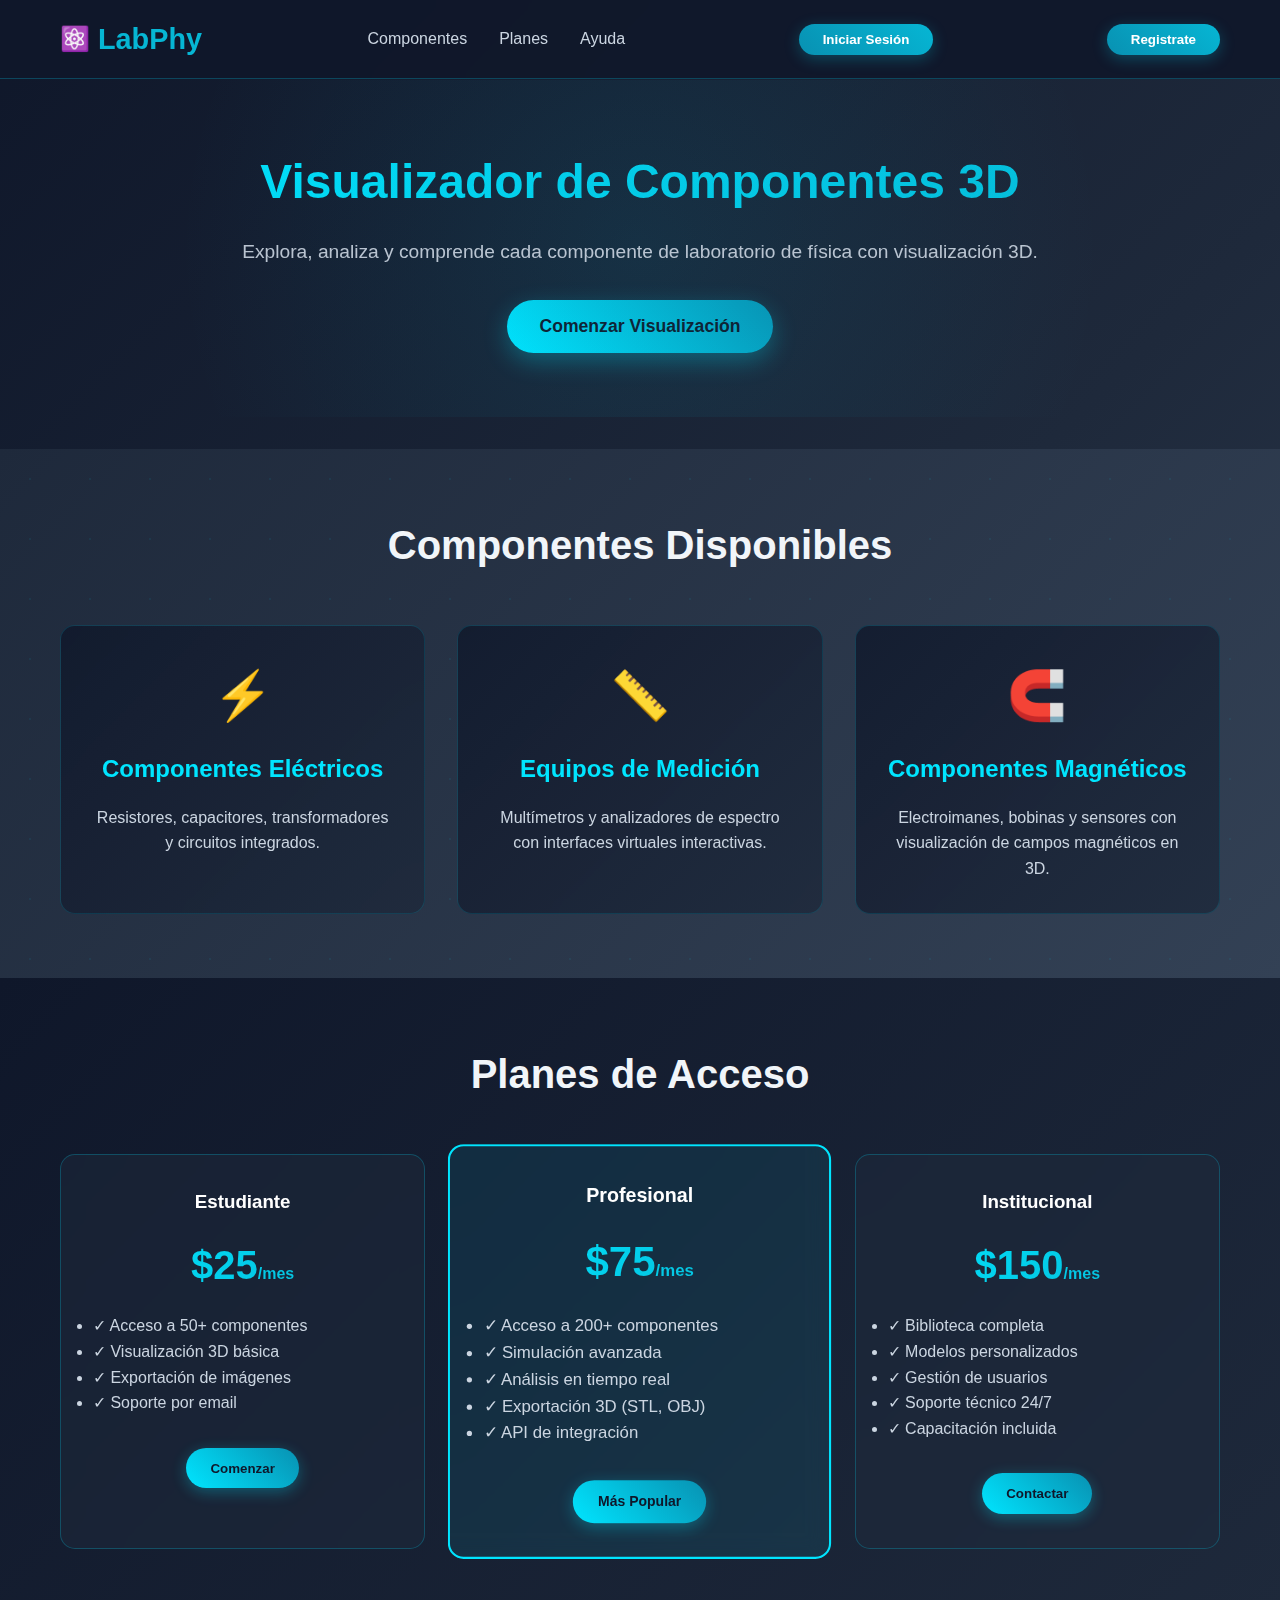
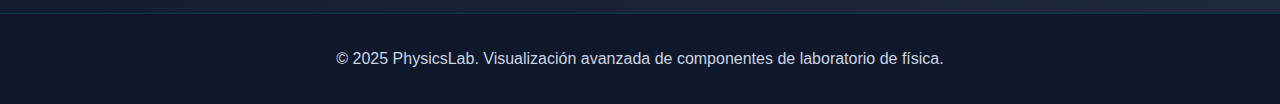
<file: labphy/index.html>
<!DOCTYPE html>
<html lang="es">
<head>
    <meta charset="UTF-8">
    <meta name="viewport" content="width=device-width, initial-scale=1.0">
    <title>LabPhy - Visualizador de Componentes de Laboratorio</title>
    <style>
        * {
            margin: 0;
            padding: 0;
            box-sizing: border-box;
        }

        body {
            font-family: 'Arial', sans-serif;
            line-height: 1.6;
            color: #f1f5f9;
            background: linear-gradient(135deg, #0f172a 0%, #1e293b 50%, #334155 100%);
            min-height: 100vh;
        }

        .container {
            max-width: 1200px;
            margin: 0 auto;
            padding: 0 20px;
        }

        /* Header */
        header {
            background: rgba(15, 23, 42, 0.9);
            backdrop-filter: blur(10px);
            border-bottom: 1px solid rgba(6, 182, 212, 0.3);
            padding: 1rem 0;
            position: fixed;
            width: 100%;
            top: 0;
            z-index: 1000;
        }

        nav {
            display: flex;
            justify-content: space-between;
            align-items: center;
        }

        .logo {
            font-size: 1.8rem;
            font-weight: bold;
            color: #06b6d4;
            text-decoration: none;
            display: flex;
            align-items: center;
            gap: 0.5rem;
        }

        .logo::before {
            content: "⚛️";
            font-size: 1.5rem;
        }

        .nav-links {
            display: flex;
            list-style: none;
            gap: 2rem;
        }

        .nav-links a {
            color: #cbd5e1;
            text-decoration: none;
            transition: color 0.3s ease;
            font-weight: 500;
        }

        .nav-links a:hover {
            color: #00e5ff;
        }

        .login-btn {
            background: linear-gradient(45deg, #0891b2, #06b6d4);
            color: white;
            padding: 0.5rem 1.5rem;
            border: none;
            border-radius: 25px;
            cursor: pointer;
            font-weight: bold;
            transition: all 0.3s ease;
            margin-left: 0.5rem;
            box-shadow: 0 4px 15px rgba(6, 182, 212, 0.3);
        }

        .login-btn:hover {
            transform: translateY(-2px);
            box-shadow: 0 6px 20px rgba(6, 182, 212, 0.4);
        }

        /* Hero Section */
        .hero {
            margin-top: 80px;
            padding: 4rem 0;
            text-align: center;
            color: white;
            position: relative;
        }

        .hero::before {
            content: "";
            position: absolute;
            top: 0;
            left: 0;
            right: 0;
            bottom: 0;
            background: radial-gradient(circle at center, rgba(6, 182, 212, 0.1) 0%, transparent 70%);
            pointer-events: none;
        }

        .hero h1 {
            font-size: 3rem;
            margin-bottom: 1rem;
            animation: fadeInUp 1s ease;
            background: linear-gradient(135deg, #00e5ff, #06b6d4);
            -webkit-background-clip: text;
            -webkit-text-fill-color: transparent;
            background-clip: text;
        }

        .hero p {
            font-size: 1.2rem;
            margin-bottom: 2rem;
            opacity: 0.9;
            animation: fadeInUp 1s ease 0.2s both;
            color: #cbd5e1;
        }

        .cta-button {
            background: linear-gradient(45deg, #00e5ff, #0891b2);
            color: #0f172a;
            padding: 1rem 2rem;
            border: none;
            border-radius: 30px;
            font-size: 1.1rem;
            font-weight: bold;
            cursor: pointer;
            transition: all 0.3s ease;
            animation: fadeInUp 1s ease 0.4s both;
            box-shadow: 0 8px 25px rgba(0, 229, 255, 0.3);
        }

        .cta-button:hover {
            transform: translateY(-3px);
            box-shadow: 0 12px 35px rgba(0, 229, 255, 0.4);
        }

        /* Features Section */
        .features {
            background: linear-gradient(135deg, #1e293b 0%, #334155 100%);
            padding: 4rem 0;
            margin-top: 2rem;
            position: relative;
        }

        .features::before {
            content: "";
            position: absolute;
            top: 0;
            left: 0;
            right: 0;
            bottom: 0;
            background: url('data:image/svg+xml,<svg width="60" height="60" viewBox="0 0 60 60" xmlns="http://www.w3.org/2000/svg"><circle cx="30" cy="30" r="1" fill="rgba(6,182,212,0.1)"/></svg>');
            pointer-events: none;
        }

        .features h2 {
            text-align: center;
            font-size: 2.5rem;
            margin-bottom: 3rem;
            color: #f1f5f9;
            position: relative;
        }

        .features-grid {
            display: grid;
            grid-template-columns: repeat(auto-fit, minmax(300px, 1fr));
            gap: 2rem;
            position: relative;
        }

        .feature-card {
            background: linear-gradient(135deg, rgba(15, 23, 42, 0.8), rgba(30, 41, 59, 0.8));
            backdrop-filter: blur(10px);
            padding: 2rem;
            border-radius: 15px;
            text-align: center;
            transition: all 0.3s ease;
            border: 1px solid rgba(6, 182, 212, 0.2);
            position: relative;
            overflow: hidden;
        }

        .feature-card::before {
            content: "";
            position: absolute;
            top: 0;
            left: -100%;
            width: 100%;
            height: 100%;
            background: linear-gradient(90deg, transparent, rgba(6, 182, 212, 0.1), transparent);
            transition: left 0.5s ease;
        }

        .feature-card:hover::before {
            left: 100%;
        }

        .feature-card:hover {
            transform: translateY(-5px);
            box-shadow: 0 15px 40px rgba(6, 182, 212, 0.2);
            border-color: rgba(6, 182, 212, 0.5);
        }

        .feature-icon {
            font-size: 3rem;
            margin-bottom: 1rem;
            position: relative;
            z-index: 1;
        }

        .feature-card h3 {
            font-size: 1.5rem;
            margin-bottom: 1rem;
            color: #00e5ff;
            position: relative;
            z-index: 1;
        }

        .feature-card p {
            color: #cbd5e1;
            position: relative;
            z-index: 1;
        }

        /* Pricing Section */
        .pricing {
            background: linear-gradient(135deg, #0f172a 0%, #1e293b 100%);
            padding: 4rem 0;
            color: white;
        }

        .pricing h2 {
            text-align: center;
            font-size: 2.5rem;
            margin-bottom: 3rem;
            color: #f1f5f9;
        }

        .pricing-grid {
            display: grid;
            grid-template-columns: repeat(auto-fit, minmax(280px, 1fr));
            gap: 2rem;
        }

        .pricing-card {
            background: rgba(30, 41, 59, 0.5);
            backdrop-filter: blur(10px);
            padding: 2rem;
            border-radius: 15px;
            text-align: center;
            border: 1px solid rgba(6, 182, 212, 0.3);
            transition: all 0.3s ease;
        }

        .pricing-card:hover {
            transform: translateY(-5px);
            border-color: rgba(0, 229, 255, 0.5);
        }

        .pricing-card.featured {
            transform: scale(1.05);
            border: 2px solid #00e5ff;
            background: rgba(6, 182, 212, 0.1);
        }

        .pricing-card.featured:hover {
            transform: scale(1.05) translateY(-5px);
        }

        .price {
            font-size: 2.5rem;
            font-weight: bold;
            margin: 1rem 0;
            background: linear-gradient(135deg, #00e5ff, #06b6d4);
            -webkit-background-clip: text;
            -webkit-text-fill-color: transparent;
            background-clip: text;
        }

        .price-button {
            background: linear-gradient(45deg, #00e5ff, #0891b2);
            color: #0f172a;
            padding: 0.8rem 1.5rem;
            border: none;
            border-radius: 25px;
            font-weight: bold;
            cursor: pointer;
            margin-top: 1rem;
            transition: all 0.3s ease;
            box-shadow: 0 4px 15px rgba(0, 229, 255, 0.3);
        }

        .price-button:hover {
            transform: translateY(-2px);
            box-shadow: 0 6px 20px rgba(0, 229, 255, 0.4);
        }

        /* Login Modal */
        .modal {
            display: none;
            position: fixed;
            z-index: 2000;
            left: 0;
            top: 0;
            width: 100%;
            height: 100%;
            background-color: rgba(15, 23, 42, 0.8);
            backdrop-filter: blur(5px);
        }

        .modal-content {
            background: linear-gradient(135deg, #1e293b, #334155);
            margin: 10% auto;
            padding: 2rem;
            border-radius: 15px;
            width: 90%;
            max-width: 400px;
            position: relative;
            animation: slideIn 0.3s ease;
            border: 1px solid rgba(6, 182, 212, 0.3);
            color: white;
        }

        .close {
            color: #94a3b8;
            float: right;
            font-size: 28px;
            font-weight: bold;
            cursor: pointer;
            transition: color 0.3s ease;
        }

        .close:hover {
            color: #00e5ff;
        }

        .form-group {
            margin-bottom: 1rem;
        }

        .form-group label {
            display: block;
            margin-bottom: 0.5rem;
            font-weight: bold;
            color: #cbd5e1;
        }

        .form-group input {
            width: 100%;
            padding: 0.8rem;
            border: 2px solid rgba(6, 182, 212, 0.3);
            border-radius: 8px;
            font-size: 1rem;
            transition: all 0.3s ease;
            background: rgba(15, 23, 42, 0.5);
            color: white;
        }

        .form-group input:focus {
            border-color: #00e5ff;
            outline: none;
            box-shadow: 0 0 10px rgba(0, 229, 255, 0.3);
        }

        .login-submit {
            width: 100%;
            background: linear-gradient(45deg, #00e5ff, #0891b2);
            color: #0f172a;
            padding: 1rem;
            border: none;
            border-radius: 8px;
            font-size: 1rem;
            font-weight: bold;
            cursor: pointer;
            transition: all 0.3s ease;
        }

        .login-submit:hover {
            transform: translateY(-2px);
            box-shadow: 0 6px 20px rgba(0, 229, 255, 0.4);
        }

        /* Footer */
        footer {
            background: #0f172a;
            color: #cbd5e1;
            text-align: center;
            padding: 2rem 0;
            border-top: 1px solid rgba(6, 182, 212, 0.2);
        }

        /* Animations */
        @keyframes fadeInUp {
            from {
                opacity: 0;
                transform: translateY(30px);
            }
            to {
                opacity: 1;
                transform: translateY(0);
            }
        }

        @keyframes slideIn {
            from {
                transform: translateY(-50px);
                opacity: 0;
            }
            to {
                transform: translateY(0);
                opacity: 1;
            }
        }

        /* Responsive */
        @media (max-width: 768px) {
            .nav-links {
                display: none;
            }

            .hero h1 {
                font-size: 2rem;
            }

            .pricing-card.featured {
                transform: none;
            }

            .pricing-card.featured:hover {
                transform: translateY(-5px);
            }
        }

        /* Custom scrollbar */
        ::-webkit-scrollbar {
            width: 8px;
        }

        ::-webkit-scrollbar-track {
            background: #1e293b;
        }

        ::-webkit-scrollbar-thumb {
            background: linear-gradient(135deg, #06b6d4, #0891b2);
            border-radius: 4px;
        }

        ::-webkit-scrollbar-thumb:hover {
            background: linear-gradient(135deg, #00e5ff, #06b6d4);
        }
    </style>
</head>
<body>
    <!-- Header -->
    <header>
        <nav class="container">
            <a href="#" class="logo">LabPhy</a>
            <ul class="nav-links">
                <li><a href="#features">Componentes</a></li>
                <li><a href="#pricing">Planes</a></li>
                <li><a href="#help">Ayuda</a></li>
            </ul>
            <button class="login-btn" onclick="window.location.href='inicio3.html'">Iniciar Sesión</button>
            <button class="login-btn" onclick="window.location.href='registro.html'">Registrate</button>

        </nav>
    </header>

    <!-- Hero Section -->
    <section class="hero">
        <div class="container">
            <h1>Visualizador de Componentes 3D</h1>
            <p>Explora, analiza y comprende cada componente de laboratorio de física con visualización 3D.</p>
            <button class="cta-button" onclick="openModal()">Comenzar Visualización</button>
        </div>
    </section>

    <!-- Features Section -->
    <section class="features" id="features">
        <div class="container">
            <h2>Componentes Disponibles</h2>
            <div class="features-grid">
                <div class="feature-card">
                    <div class="feature-icon">⚡</div>
                    <h3>Componentes Eléctricos</h3>
                    <p>Resistores, capacitores, transformadores y circuitos integrados.</p>
                </div>
                <div class="feature-card">
                    <div class="feature-icon">📏</div>
                    <h3>Equipos de Medición</h3>
                    <p>Multímetros y analizadores de espectro con interfaces virtuales interactivas.</p>
                </div>
                <div class="feature-card">
                    <div class="feature-icon">🧲</div>
                    <h3>Componentes Magnéticos</h3>
                    <p>Electroimanes, bobinas y sensores con visualización de campos magnéticos en 3D.</p>
                </div>
            </div>
        </div>
    </section>

    <!-- Pricing Section -->
    <section class="pricing" id="pricing">
        <div class="container">
            <h2>Planes de Acceso</h2>
            <div class="pricing-grid">
                
                <div class="pricing-card">
                    <h3>Estudiante</h3>
                    <div class="price">$25<span style="font-size: 1rem;">/mes</span></div>
                    <ul style="text-align: left; margin: 1rem 0; color: #cbd5e1;">
                        <li>✓ Acceso a 50+ componentes</li>
                        <li>✓ Visualización 3D básica</li>
                        <li>✓ Exportación de imágenes</li>
                        <li>✓ Soporte por email</li>
                    </ul>
                    <button class="price-button" onclick="openModal()">Comenzar</button>
                </div>
                <div class="pricing-card featured">
                    <h3>Profesional</h3>
                    <div class="price">$75<span style="font-size: 1rem;">/mes</span></div>
                    <ul style="text-align: left; margin: 1rem 0; color: #cbd5e1;">
                        <li>✓ Acceso a 200+ componentes</li>
                        <li>✓ Simulación avanzada</li>
                        <li>✓ Análisis en tiempo real</li>
                        <li>✓ Exportación 3D (STL, OBJ)</li>
                        <li>✓ API de integración</li>
                    </ul>
                    <button class="price-button" onclick="openModal()">Más Popular</button>
                </div>
                <div class="pricing-card">
                    <h3>Institucional</h3>
                    <div class="price">$150<span style="font-size: 1rem;">/mes</span></div>
                    <ul style="text-align: left; margin: 1rem 0; color: #cbd5e1;">
                        <li>✓ Biblioteca completa</li>
                        <li>✓ Modelos personalizados</li>
                        <li>✓ Gestión de usuarios</li>
                        <li>✓ Soporte técnico 24/7</li>
                        <li>✓ Capacitación incluida</li>
                    </ul>
                    <button class="price-button" onclick="openModal()">Contactar</button>
                </div>
            </div>
        </div>
    </section>



    <!-- Login Modal -->
    <div id="loginModal" class="modal">
        <div class="modal-content">
            <span class="close" onclick="closeModal()">&times;</span>
            <h2 style="text-align: center; margin-bottom: 2rem; color: #00e5ff;">Acceder al Visualizador</h2>
            <form id="loginForm">
                <div class="form-group">
                    <label for="email">Correo Electrónico:</label>
                    <input type="email" id="email" name="email" required placeholder="usuario@ejemplo.com">
                </div>
                <div class="form-group">
                    <label for="password">Contraseña:</label>
                    <input type="password" id="password" name="password" required placeholder="••••••••">
                </div>
                <button type="submit" class="login-submit">Iniciar Visualización</button>
            </form>
            <p style="text-align: center; margin-top: 1rem;">
                <a href="#" style="color: #00e5ff;">¿Olvidaste tu contraseña?</a>
            </p>
            <p style="text-align: center; margin-top: 0.5rem; color: #cbd5e1;">
                ¿No tienes cuenta? <a href="#" style="color: #00e5ff;">Regístrate aquí</a>
            </p>
        </div>
    </div>

    <!-- Footer -->
    <footer>
        <div class="container">
            <p>&copy; 2025 PhysicsLab. Visualización avanzada de componentes de laboratorio de física.</p>
        </div>
    </footer>

    <script>
        // Modal functionality
        function openModal() {
            document.getElementById('loginModal').style.display = 'block';
        }

        function registerModal() {
            document.getElementById('registerModal').style.display = 'block';
        }

        function closeModal() {
            document.getElementById('loginModal').style.display = 'none';
        }

        // Close modal when clicking outside
        window.onclick = function(event) {
            const modal = document.getElementById('loginModal');
            if (event.target == modal) {
                modal.style.display = 'none';
            }
        }

        // Login form handling
        // ...existing code...
        document.getElementById('loginForm').addEventListener('submit', function(e) {
            e.preventDefault();

            const email = document.getElementById('email').value;
            const password = document.getElementById('password').value;

            if (email && password) {
                const submitBtn = document.querySelector('.login-submit');
                submitBtn.innerHTML = 'Conectando al visualizador...';
                submitBtn.disabled = true;

                // Redirige directamente sin validar
                setTimeout(() => {
                    window.location.href = 'demo.html';
                }, 1000);
            }
        });
        // ...existing code...

        // Smooth scrolling for navigation links
        document.querySelectorAll('a[href^="#"]').forEach(anchor => {
            anchor.addEventListener('click', function (e) {
                e.preventDefault();
                const target = document.querySelector(this.getAttribute('href'));
                if (target) {
                    target.scrollIntoView({
                        behavior: 'smooth',
                        block: 'start'
                    });
                }
            });
        });

        // Intersection Observer for animations
        const observerOptions = {
            threshold: 0.1,
            rootMargin: '0px 0px -50px 0px'
        };

        const observer = new IntersectionObserver((entries) => {
            entries.forEach(entry => {
                if (entry.isIntersecting) {
                    entry.target.style.animation = 'fadeInUp 0.8s ease forwards';
                }
            });
        }, observerOptions);

        // Observe feature cards
        document.querySelectorAll('.feature-card, .pricing-card').forEach(card => {
            observer.observe(card);
        });

        // Add subtle floating animation to feature icons
        document.querySelectorAll('.feature-icon').forEach((icon, index) => {
            icon.style.animation = `float 3s ease-in-out ${index * 0.5}s infinite alternate`;
        });

        // Add CSS for floating animation
        const style = document.createElement('style');
        style.textContent = `
            @keyframes float {
                from { transform: translateY(0px); }
                to { transform: translateY(-10px); }
            }
        `;
        document.head.appendChild(style);
    </script>
</body>
</html>
</file>
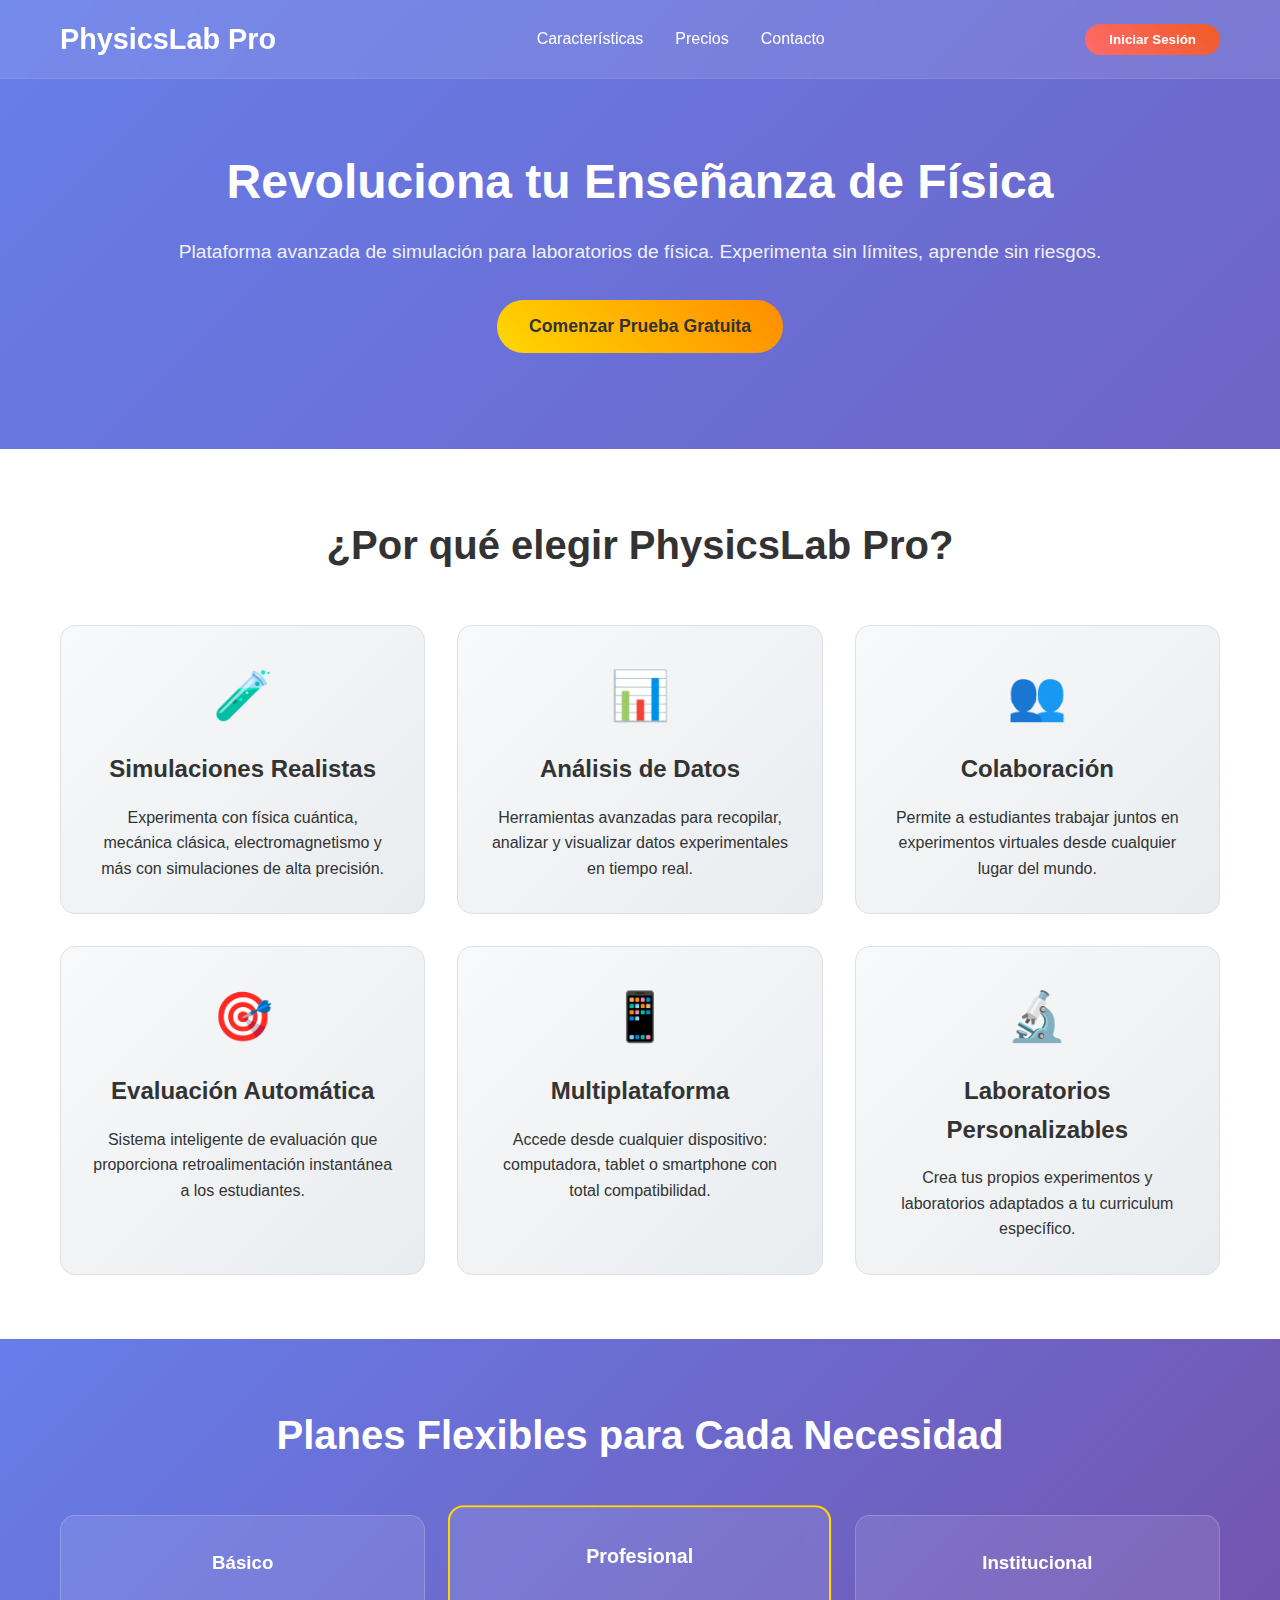
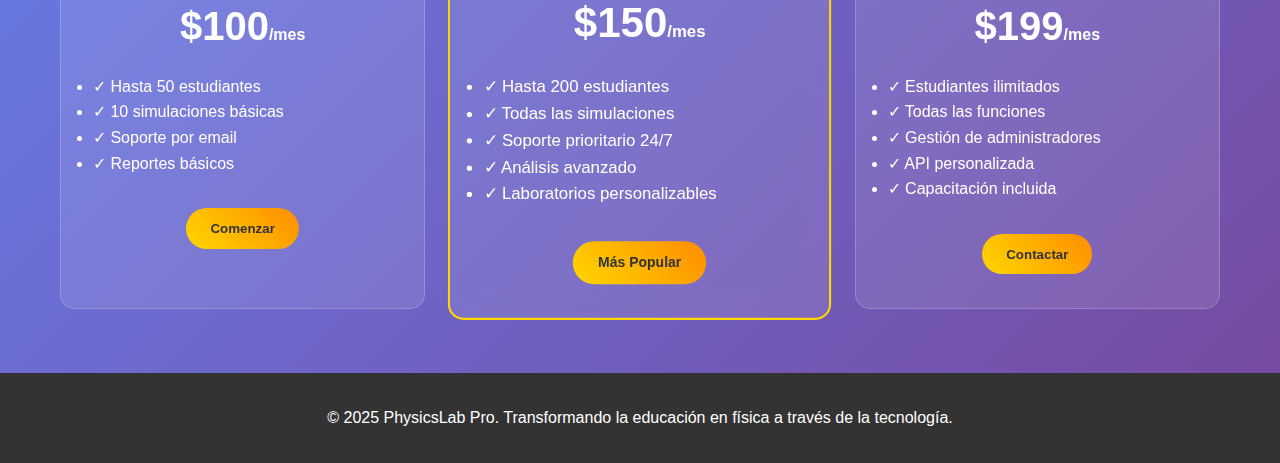
<file: index2.html>
<!DOCTYPE html>
<html lang="es">
<head>
    <meta charset="UTF-8">
    <meta name="viewport" content="width=device-width, initial-scale=1.0">
    <title>PhysicsLab Pro - Simulación de Laboratorios de Física</title>
    <style>
        * {
            margin: 0;
            padding: 0;
            box-sizing: border-box;
        }

        body {
            font-family: 'Arial', sans-serif;
            line-height: 1.6;
            color: #333;
            background: linear-gradient(135deg, #667eea 0%, #764ba2 100%);
            min-height: 100vh;
        }

        .container {
            max-width: 1200px;
            margin: 0 auto;
            padding: 0 20px;
        }

        /* Header */
        header {
            background: rgba(255, 255, 255, 0.1);
            backdrop-filter: blur(10px);
            border-bottom: 1px solid rgba(255, 255, 255, 0.1);
            padding: 1rem 0;
            position: fixed;
            width: 100%;
            top: 0;
            z-index: 1000;
        }

        nav {
            display: flex;
            justify-content: space-between;
            align-items: center;
        }

        .logo {
            font-size: 1.8rem;
            font-weight: bold;
            color: white;
            text-decoration: none;
        }

        .nav-links {
            display: flex;
            list-style: none;
            gap: 2rem;
        }

        .nav-links a {
            color: white;
            text-decoration: none;
            transition: color 0.3s ease;
        }

        .nav-links a:hover {
            color: #ffd700;
        }

        .login-btn {
            background: linear-gradient(45deg, #ff6b6b, #ee5a24);
            color: white;
            padding: 0.5rem 1.5rem;
            border: none;
            border-radius: 25px;
            cursor: pointer;
            font-weight: bold;
            transition: transform 0.3s ease;
        }

        .login-btn:hover {
            transform: translateY(-2px);
        }

        /* Hero Section */
        .hero {
            margin-top: 80px;
            padding: 4rem 0;
            text-align: center;
            color: white;
        }

        .hero h1 {
            font-size: 3rem;
            margin-bottom: 1rem;
            animation: fadeInUp 1s ease;
        }

        .hero p {
            font-size: 1.2rem;
            margin-bottom: 2rem;
            opacity: 0.9;
            animation: fadeInUp 1s ease 0.2s both;
        }

        .cta-button {
            background: linear-gradient(45deg, #ffd700, #ff8c00);
            color: #333;
            padding: 1rem 2rem;
            border: none;
            border-radius: 30px;
            font-size: 1.1rem;
            font-weight: bold;
            cursor: pointer;
            transition: all 0.3s ease;
            animation: fadeInUp 1s ease 0.4s both;
        }

        .cta-button:hover {
            transform: translateY(-3px);
            box-shadow: 0 10px 30px rgba(255, 215, 0, 0.3);
        }

        /* Features Section */
        .features {
            background: white;
            padding: 4rem 0;
            margin-top: 2rem;
        }

        .features h2 {
            text-align: center;
            font-size: 2.5rem;
            margin-bottom: 3rem;
            color: #333;
        }

        .features-grid {
            display: grid;
            grid-template-columns: repeat(auto-fit, minmax(300px, 1fr));
            gap: 2rem;
        }

        .feature-card {
            background: linear-gradient(135deg, #f8f9fa, #e9ecef);
            padding: 2rem;
            border-radius: 15px;
            text-align: center;
            transition: transform 0.3s ease;
            border: 1px solid #e0e0e0;
        }

        .feature-card:hover {
            transform: translateY(-5px);
            box-shadow: 0 15px 40px rgba(0, 0, 0, 0.1);
        }

        .feature-icon {
            font-size: 3rem;
            margin-bottom: 1rem;
        }

        .feature-card h3 {
            font-size: 1.5rem;
            margin-bottom: 1rem;
            color: #333;
        }

        /* Pricing Section */
        .pricing {
            background: linear-gradient(135deg, #667eea 0%, #764ba2 100%);
            padding: 4rem 0;
            color: white;
        }

        .pricing h2 {
            text-align: center;
            font-size: 2.5rem;
            margin-bottom: 3rem;
        }

        .pricing-grid {
            display: grid;
            grid-template-columns: repeat(auto-fit, minmax(280px, 1fr));
            gap: 2rem;
        }

        .pricing-card {
            background: rgba(255, 255, 255, 0.1);
            backdrop-filter: blur(10px);
            padding: 2rem;
            border-radius: 15px;
            text-align: center;
            border: 1px solid rgba(255, 255, 255, 0.2);
        }

        .pricing-card.featured {
            transform: scale(1.05);
            border: 2px solid #ffd700;
        }

        .price {
            font-size: 2.5rem;
            font-weight: bold;
            margin: 1rem 0;
        }

        .price-button {
            background: linear-gradient(45deg, #ffd700, #ff8c00);
            color: #333;
            padding: 0.8rem 1.5rem;
            border: none;
            border-radius: 25px;
            font-weight: bold;
            cursor: pointer;
            margin-top: 1rem;
            transition: transform 0.3s ease;
        }

        .price-button:hover {
            transform: translateY(-2px);
        }

        /* Login Modal */
        .modal {
            display: none;
            position: fixed;
            z-index: 2000;
            left: 0;
            top: 0;
            width: 100%;
            height: 100%;
            background-color: rgba(0, 0, 0, 0.5);
        }

        .modal-content {
            background: white;
            margin: 10% auto;
            padding: 2rem;
            border-radius: 15px;
            width: 90%;
            max-width: 400px;
            position: relative;
            animation: slideIn 0.3s ease;
        }

        .close {
            color: #aaa;
            float: right;
            font-size: 28px;
            font-weight: bold;
            cursor: pointer;
        }

        .close:hover {
            color: #000;
        }

        .form-group {
            margin-bottom: 1rem;
        }

        .form-group label {
            display: block;
            margin-bottom: 0.5rem;
            font-weight: bold;
        }

        .form-group input {
            width: 100%;
            padding: 0.8rem;
            border: 2px solid #e0e0e0;
            border-radius: 8px;
            font-size: 1rem;
            transition: border-color 0.3s ease;
        }

        .form-group input:focus {
            border-color: #667eea;
            outline: none;
        }

        .login-submit {
            width: 100%;
            background: linear-gradient(45deg, #667eea, #764ba2);
            color: white;
            padding: 1rem;
            border: none;
            border-radius: 8px;
            font-size: 1rem;
            font-weight: bold;
            cursor: pointer;
            transition: transform 0.3s ease;
        }

        .login-submit:hover {
            transform: translateY(-2px);
        }

        /* Footer */
        footer {
            background: #333;
            color: white;
            text-align: center;
            padding: 2rem 0;
        }

        /* Animations */
        @keyframes fadeInUp {
            from {
                opacity: 0;
                transform: translateY(30px);
            }
            to {
                opacity: 1;
                transform: translateY(0);
            }
        }

        @keyframes slideIn {
            from {
                transform: translateY(-50px);
                opacity: 0;
            }
            to {
                transform: translateY(0);
                opacity: 1;
            }
        }

        /* Responsive */
        @media (max-width: 768px) {
            .nav-links {
                display: none;
            }

            .hero h1 {
                font-size: 2rem;
            }

            .pricing-card.featured {
                transform: none;
            }
        }
    </style>
</head>
<body>
    <!-- Header -->
    <header>
        <nav class="container">
            <a href="#" class="logo">PhysicsLab Pro</a>
            <ul class="nav-links">
                <li><a href="#features">Características</a></li>
                <li><a href="#pricing">Precios</a></li>
                <li><a href="#contact">Contacto</a></li>
            </ul>
            <button class="login-btn" onclick="openModal()">Iniciar Sesión</button>
        </nav>
    </header>

    <!-- Hero Section -->
    <section class="hero">
        <div class="container">
            <h1>Revoluciona tu Enseñanza de Física</h1>
            <p>Plataforma avanzada de simulación para laboratorios de física. Experimenta sin límites, aprende sin riesgos.</p>
            <button class="cta-button" onclick="openModal()">Comenzar Prueba Gratuita</button>
        </div>
    </section>

    <!-- Features Section -->
    <section class="features" id="features">
        <div class="container">
            <h2>¿Por qué elegir PhysicsLab Pro?</h2>
            <div class="features-grid">
                <div class="feature-card">
                    <div class="feature-icon">🧪</div>
                    <h3>Simulaciones Realistas</h3>
                    <p>Experimenta con física cuántica, mecánica clásica, electromagnetismo y más con simulaciones de alta precisión.</p>
                </div>
                <div class="feature-card">
                    <div class="feature-icon">📊</div>
                    <h3>Análisis de Datos</h3>
                    <p>Herramientas avanzadas para recopilar, analizar y visualizar datos experimentales en tiempo real.</p>
                </div>
                <div class="feature-card">
                    <div class="feature-icon">👥</div>
                    <h3>Colaboración</h3>
                    <p>Permite a estudiantes trabajar juntos en experimentos virtuales desde cualquier lugar del mundo.</p>
                </div>
                <div class="feature-card">
                    <div class="feature-icon">🎯</div>
                    <h3>Evaluación Automática</h3>
                    <p>Sistema inteligente de evaluación que proporciona retroalimentación instantánea a los estudiantes.</p>
                </div>
                <div class="feature-card">
                    <div class="feature-icon">📱</div>
                    <h3>Multiplataforma</h3>
                    <p>Accede desde cualquier dispositivo: computadora, tablet o smartphone con total compatibilidad.</p>
                </div>
                <div class="feature-card">
                    <div class="feature-icon">🔬</div>
                    <h3>Laboratorios Personalizables</h3>
                    <p>Crea tus propios experimentos y laboratorios adaptados a tu curriculum específico.</p>
                </div>
            </div>
        </div>
    </section>

    <!-- Pricing Section -->
    <section class="pricing" id="pricing">
        <div class="container">
            <h2>Planes Flexibles para Cada Necesidad</h2>
            <div class="pricing-grid">
                
                <div class="pricing-card">
                    <h3>Básico</h3>
                    <div class="price">$100<span style="font-size: 1rem;">/mes</span></div>
                    <ul style="text-align: left; margin: 1rem 0;">
                        <li>✓ Hasta 50 estudiantes</li>
                        <li>✓ 10 simulaciones básicas</li>
                        <li>✓ Soporte por email</li>
                        <li>✓ Reportes básicos</li>
                    </ul>
                    <button class="price-button" onclick="openModal()">Comenzar</button>
                </div>
                <div class="pricing-card featured">
                    <h3>Profesional</h3>
                    <div class="price">$150<span style="font-size: 1rem;">/mes</span></div>
                    <ul style="text-align: left; margin: 1rem 0;">
                        <li>✓ Hasta 200 estudiantes</li>
                        <li>✓ Todas las simulaciones</li>
                        <li>✓ Soporte prioritario 24/7</li>
                        <li>✓ Análisis avanzado</li>
                        <li>✓ Laboratorios personalizables</li>
                    </ul>
                    <button class="price-button" onclick="openModal()">Más Popular</button>
                </div>
                <div class="pricing-card">
                    <h3>Institucional</h3>
                    <div class="price">$199<span style="font-size: 1rem;">/mes</span></div>
                    <ul style="text-align: left; margin: 1rem 0;">
                        <li>✓ Estudiantes ilimitados</li>
                        <li>✓ Todas las funciones</li>
                        <li>✓ Gestión de administradores</li>
                        <li>✓ API personalizada</li>
                        <li>✓ Capacitación incluida</li>
                    </ul>
                    <button class="price-button" onclick="openModal()">Contactar</button>
                </div>
            </div>
        </div>
    </section>

    <!-- Login Modal -->
    <div id="loginModal" class="modal">
        <div class="modal-content">
            <span class="close" onclick="closeModal()">&times;</span>
            <h2 style="text-align: center; margin-bottom: 2rem; color: #333;">Iniciar Sesión</h2>
            <form id="loginForm">
                <div class="form-group">
                    <label for="email">Correo Electrónico:</label>
                    <input type="email" id="email" name="email" required>
                </div>
                <div class="form-group">
                    <label for="password">Contraseña:</label>
                    <input type="password" id="password" name="password" required>
                </div>
                <button type="submit" class="login-submit">Acceder a la Plataforma</button>
            </form>
            <p style="text-align: center; margin-top: 1rem;">
                <a href="#" style="color: #667eea;">¿Olvidaste tu contraseña?</a>
            </p>
            <p style="text-align: center; margin-top: 0.5rem;">
                ¿No tienes cuenta? <a href="#" style="color: #667eea;">Regístrate aquí</a>
            </p>
        </div>
    </div>

    <!-- Footer -->
    <footer>
        <div class="container">
            <p>&copy; 2025 PhysicsLab Pro. Transformando la educación en física a través de la tecnología.</p>
        </div>
    </footer>

    <script>
        // Modal functionality
        function openModal() {
            document.getElementById('loginModal').style.display = 'block';
        }

        function closeModal() {
            document.getElementById('loginModal').style.display = 'none';
        }

        // Close modal when clicking outside
        window.onclick = function(event) {
            const modal = document.getElementById('loginModal');
            if (event.target == modal) {
                modal.style.display = 'none';
            }
        }

        // Login form handling
        document.getElementById('loginForm').addEventListener('submit', function(e) {
            e.preventDefault();
            
            const email = document.getElementById('email').value;
            const password = document.getElementById('password').value;
            
            // Simulate login process
            if (email && password) {
                // Show loading state
                const submitBtn = document.querySelector('.login-submit');
                submitBtn.innerHTML = 'Iniciando sesión...';
                submitBtn.disabled = true;
                
                // Simulate API call delay
                setTimeout(() => {
                    alert('¡Bienvenido a PhysicsLab Pro! Redirigiendo al dashboard...');
                    closeModal();
                    
                    // Reset form
                    document.getElementById('loginForm').reset();
                    submitBtn.innerHTML = 'Acceder a la Plataforma';
                    submitBtn.disabled = false;
                }, 1500);
            }
        });

        // Smooth scrolling for navigation links
        document.querySelectorAll('a[href^="#"]').forEach(anchor => {
            anchor.addEventListener('click', function (e) {
                e.preventDefault();
                const target = document.querySelector(this.getAttribute('href'));
                if (target) {
                    target.scrollIntoView({
                        behavior: 'smooth',
                        block: 'start'
                    });
                }
            });
        });

        // Animated counters for features
        function animateValue(element, start, end, duration) {
            let startTimestamp = null;
            const step = (timestamp) => {
                if (!startTimestamp) startTimestamp = timestamp;
                const progress = Math.min((timestamp - startTimestamp) / duration, 1);
                element.innerHTML = Math.floor(progress * (end - start) + start);
                if (progress < 1) {
                    window.requestAnimationFrame(step);
                }
            };
            window.requestAnimationFrame(step);
        }

        // Intersection Observer for animations
        const observerOptions = {
            threshold: 0.1,
            rootMargin: '0px 0px -50px 0px'
        };

        const observer = new IntersectionObserver((entries) => {
            entries.forEach(entry => {
                if (entry.isIntersecting) {
                    entry.target.style.animation = 'fadeInUp 0.8s ease forwards';
                }
            });
        }, observerOptions);

        // Observe feature cards
        document.querySelectorAll('.feature-card, .pricing-card').forEach(card => {
            observer.observe(card);
        });
    </script>
</body>
</html>
</file>
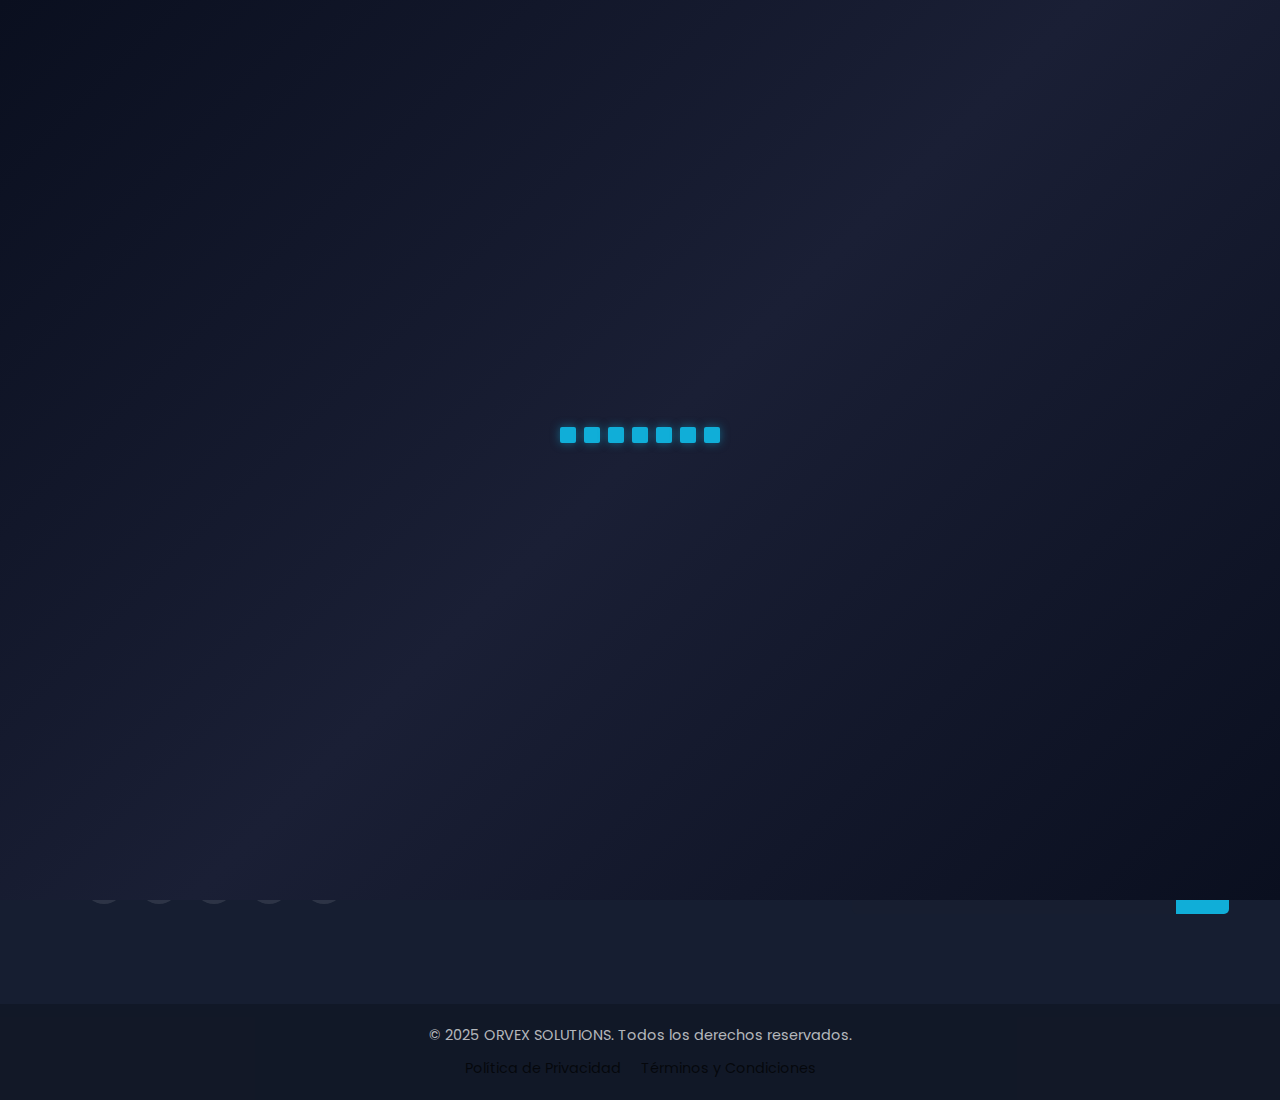
<file: productos.html>
<!DOCTYPE html>
<html lang="es" id="top">
<head>
  <meta charset="UTF-8">
  <meta name="viewport" content="width=device-width, initial-scale=1.0">
  <title>ORVEX SOLUTIONS | Productos</title>
  <link rel="stylesheet" href="https://cdnjs.cloudflare.com/ajax/libs/font-awesome/6.4.0/css/all.min.css">
  <link href="https://fonts.googleapis.com/css2?family=Poppins:wght@300;400;500;600;700&display=swap" rel="stylesheet">
  <link rel="stylesheet" href="style.css">
</head>
<body>
  <div class="preloader" id="preloader"><div class="loader">
    <div class="loader-square"></div><div class="loader-square"></div><div class="loader-square"></div>
    <div class="loader-square"></div><div class="loader-square"></div><div class="loader-square"></div>
    <div class="loader-square"></div></div>
  </div>

  <header class="header">
    <div class="container">
      <div class="logo"><a href="index.html"><img src="imagenes/logodes.png" alt="" class="logoimg"><span>ORVEX</span>SOLUTIONS</a></div>
      <nav class="navbar" id="navbar">
        <ul>
          <li><a href="index.html" class="nav-link">Inicio</a></li>
          <li><a href="nosotros.html" class="nav-link">Nosotros</a></li>
          <li><a href="productos.html" class="nav-link active">Productos</a></li>
          <li><a href="servicios.html" class="nav-link">Servicios</a></li>
          <li><a href="contacto.html" class="nav-link">Contacto</a></li>
        </ul>
      </nav>
      <div class="menu-toggle" id="menuToggle"><i class="fas fa-bars"></i></div>
    </div>
  </header>

  <section class="portfolio section" aria-labelledby="portfolio-title">
    <div class="container">
      <header class="section-header">
        <h2 id="portfolio-title" class="section-title">Productos</h2>
        <p class="section-subtitle">Nuestras soluciones en acción: innovación y creatividad</p>
        <div class="section-divider"></div>
      </header>

      <div class="portfolio-grid">
        <!-- Proyecto 1 -->
        <article class="portfolio-item" data-category="education">
          <figure class="portfolio-img">
            <img src="imagenes/logolab.png" alt="Vista previa de Realidad Virtual Educativa" loading="lazy">
              <figcaption class="portfolio-overlay">
              <div class="portfolio-info">
                <h3>Visualizador de Componentes de Física</h3>
                <p>Aprendizajes interactivos de Física, con un enfoque práctico y visual</p>
                <a href="index3.html" class="portfolio-link" aria-label="Ver proyecto Laboratorio Virtual de Física" target="_blank" rel="noopener noreferrer">
                  <i class="fas fa-external-link-alt"></i>
                </a>
              </div>
            </figcaption>
          </figure>
        </article>

        <!-- Proyecto 2 -->
        <article class="portfolio-item" data-category="vr">
          <a href="index2.html" target="_blank">
            <figure class="portfolio-img">
              <img src="logo2.png" alt="Vista previa de Realidad Virtual Educativa" loading="lazy">
              <figcaption class="portfolio-overlay">
                <div class="portfolio-info">
                  <h3>Simulador de Laboratorio de Física</h3>
                  <p>Entornos virtuales que transforman la forma de aprender física</p>
                
                <a href="index2.html" class="portfolio-link" aria-label="Ver proyecto Laboratorio Virtual de Física" target="_blank" rel="noopener noreferrer">
                  <i class="fas fa-external-link-alt"></i>
                </a>
                </div>
              </figcaption>
            </figure>
          </a>
        </article>
      </div>
    </div>
  </section>

  <!-- Footer -->
  <footer class="footer">
    <div class="container">
      <div class="footer-content">
        <div class="footer-about">
          <div class="logo"><a href="index.html"><span>ORVEX</span>SOLUTIONS</a></div>
          <p>Transformando la educación con tecnología 3D avanzada y soluciones innovadoras.</p>
          <div class="social-links">
            <a href="https://www.facebook.com/share/15ntqUbbmF/"><i class="fab fa-facebook-f"></i></a>
            <a href="https://x.com/OrvexSolutions"><i class="fab fa-x"></i></a>
            <a href="https://www.linkedin.com/in/orvex-solutions-00138237a/"><i class="fab fa-linkedin-in"></i></a>
            <a href="https://www.instagram.com/orvexsolutions/profilecard/?igsh=czF2b3o3bHRtNGgz"><i class="fab fa-instagram"></i></a>
            <a href="#"><i class="fab fa-whatsapp"></i></a>
          </div>
        </div>
        <div class="carousel-track" id="carouselTrack">
          <div class="carousel-slide"><div class="logo-item"><img src="imagenes/descargablend.png" alt="" class="logoo"><h3 class="logo-name">Blender</h3></div></div>
          <div class="carousel-slide"><div class="logo-item"><img src="imagenes/frame.jpg" alt="" class="logoo"><h3 class="logo-name">A-frame</h3></div></div>
        </div>
        <div class="footer-newsletter">
          <h3>Boletín</h3>
          <p>Suscríbete para recibir nuestras últimas noticias y ofertas.</p>
          <form id="newsletterForm"><input type="email" placeholder="Tu correo electrónico" required><button type="submit"><i class="fas fa-paper-plane"></i></button></form>
        </div>
      </div>
    </div>
    <div class="footer-bottom"><div class="container"><p>&copy; 2025 ORVEX SOLUTIONS. Todos los derechos reservados.</p>
      <div class="footer-legal"><a href="#">Política de Privacidad</a><a href="#">Términos y Condiciones</a></div></div></div>
  </footer>

  <a href="#top" class="back-to-top" id="backToTop"><i class="fas fa-arrow-up"></i></a>

  <script src="main.js"></script>

</body>
</html>
</file>
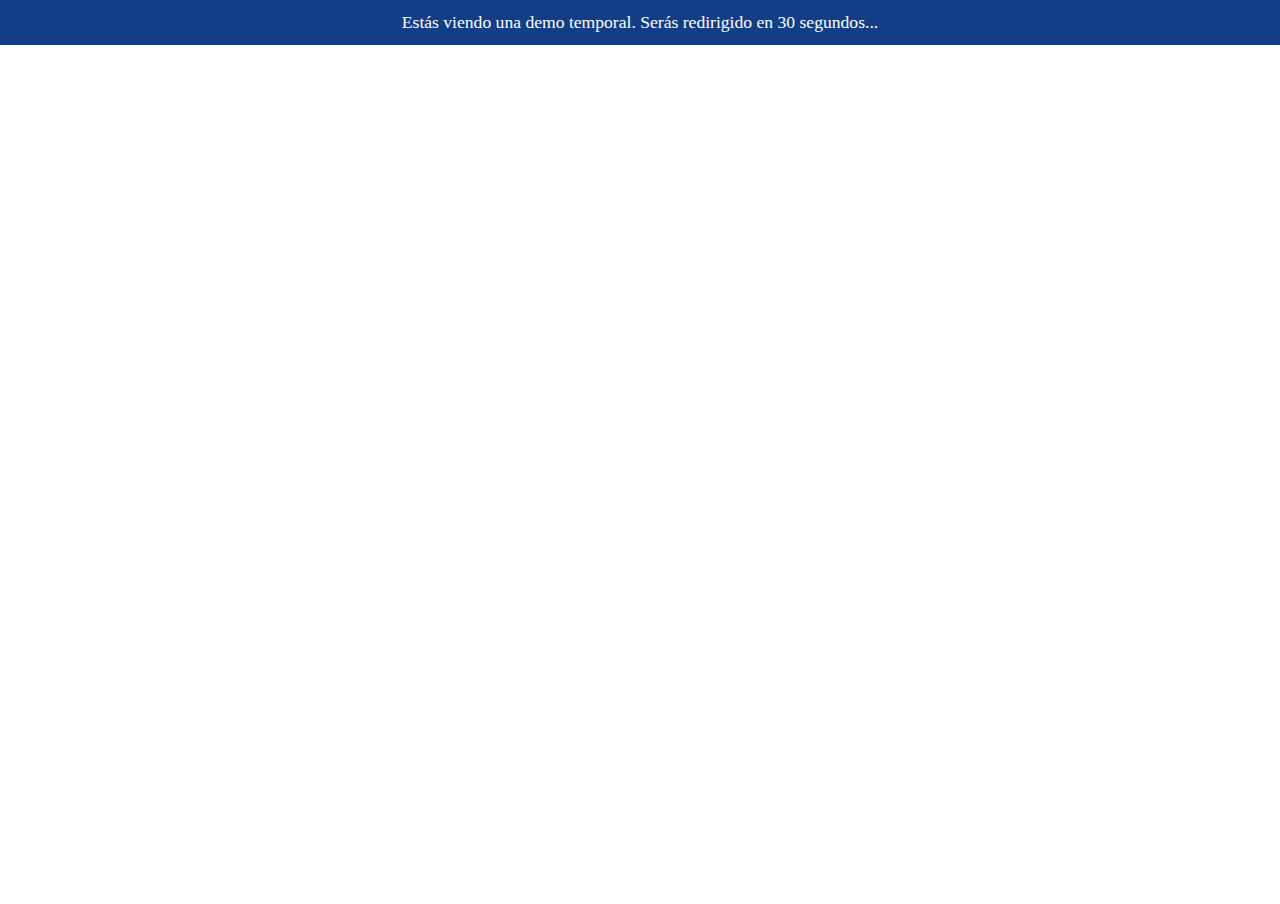
<file: labphy/demo.html>
<!DOCTYPE html>
<html lang="es">
<head>
  <meta charset="UTF-8">
  <title>Demo Visualizador 3D</title>
  <style>
    body { margin:0; }
    .demo-msg {
      position: fixed; top: 0px; left: 0; right: 0; text-align: center; z-index: 10;
      background: #133E87; color: #fff; padding: 12px; font-size: 1.1rem;
    }
    iframe { width: 100vw; height: 100vh; border: none; }
  </style>
</head>
<body>
  <div class="demo-msg">
    Estás viendo una demo temporal. Serás redirigido en <span id="timer">30</span> segundos...
  </div>
  <iframe src="https://labphy.netlify.app/laboratorios"></iframe>
  <script>
    let seconds = 30; // Cambia el tiempo aquí (en segundos)
    const timer = document.getElementById('timer');
    const interval = setInterval(() => {
      seconds--;
      timer.textContent = seconds;
      if (seconds <= 0) {
        clearInterval(interval);
        window.location.href = "index.html"; // O la página que quieras mostrar después
      }
    }, 1000);
  </script>
</body>
</html>
</file>
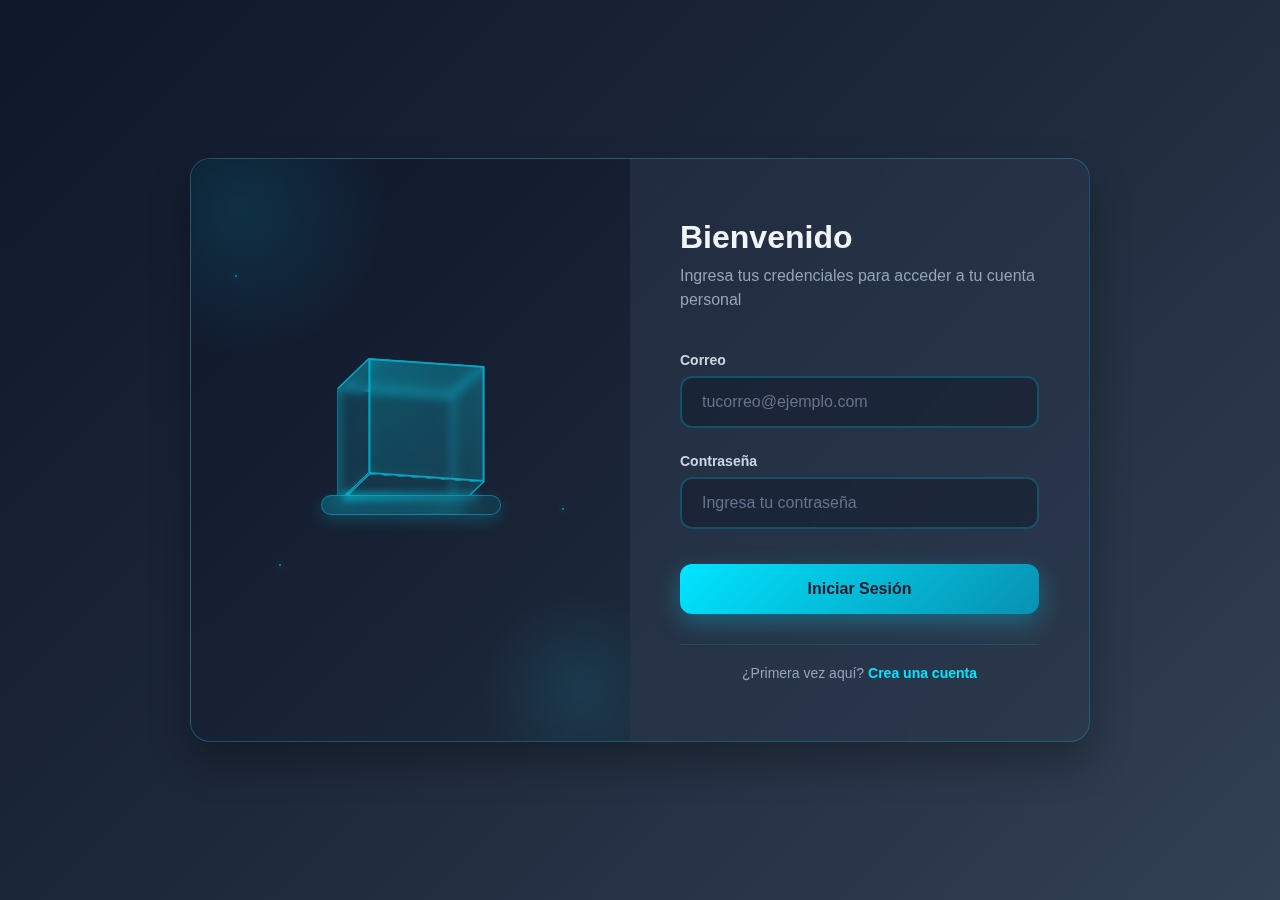
<file: labphy/inicio.html>
<!DOCTYPE html>
<html lang="es">
<head>
    <meta charset="UTF-8">
    <meta name="viewport" content="width=device-width, initial-scale=1.0">
    <title>Iniciar Sesión - PhysicsLab</title>
    <style>
        * {
            margin: 0;
            padding: 0;
            box-sizing: border-box;
        }

        body {
            font-family: 'Segoe UI', Tahoma, Geneva, Verdana, sans-serif;
            background: linear-gradient(135deg, #0f172a 0%, #1e293b 50%, #334155 100%);
            min-height: 100vh;
            display: flex;
            align-items: center;
            justify-content: center;
            padding: 20px;
        }

        .container {
            display: flex;
            max-width: 900px;
            width: 100%;
            background: linear-gradient(135deg, rgba(30, 41, 59, 0.9), rgba(51, 65, 85, 0.9));
            backdrop-filter: blur(20px);
            border: 1px solid rgba(6, 182, 212, 0.3);
            border-radius: 20px;
            box-shadow: 0 20px 40px rgba(0, 0, 0, 0.3);
            overflow: hidden;
            animation: slideIn 0.6s ease-out;
        }

        @keyframes slideIn {
            from {
                opacity: 0;
                transform: translateY(30px);
            }
            to {
                opacity: 1;
                transform: translateY(0);
            }
        }

        .left-panel {
            flex: 1;
            background: linear-gradient(135deg, #0f172a 0%, #1e293b 100%);
            display: flex;
            align-items: center;
            justify-content: center;
            padding: 60px 40px;
            position: relative;
            overflow: hidden;
        }

        .left-panel::before {
            content: '';
            position: absolute;
            width: 300px;
            height: 300px;
            background: radial-gradient(circle, rgba(6, 182, 212, 0.15) 0%, transparent 70%);
            border-radius: 50%;
            top: -100px;
            left: -100px;
            animation: pulse-bg 4s ease-in-out infinite;
        }

        .left-panel::after {
            content: '';
            position: absolute;
            width: 200px;
            height: 200px;
            background: radial-gradient(circle, rgba(0, 229, 255, 0.1) 0%, transparent 70%);
            border-radius: 50%;
            bottom: -50px;
            right: -50px;
            animation: pulse-bg 3s ease-in-out infinite reverse;
        }

        @keyframes pulse-bg {
            0%, 100% { opacity: 0.3; transform: scale(1); }
            50% { opacity: 0.6; transform: scale(1.1); }
        }

        .logo-container {
            text-align: center;
            z-index: 2;
        }

        .logo-icon {
            width: 200px;
            height: 200px;
            margin: 0 auto 30px;
            position: relative;
            animation: float 3s ease-in-out infinite;
        }

        @keyframes float {
            0%, 100% { transform: translateY(0px); }
            50% { transform: translateY(-10px); }
        }

        .cube {
            width: 120px;
            height: 120px;
            position: absolute;
            top: 50%;
            left: 50%;
            transform: translate(-50%, -50%) rotateX(15deg) rotateY(15deg);
            transform-style: preserve-3d;
            animation: rotate-cube 8s linear infinite;
        }

        @keyframes rotate-cube {
            0% { transform: translate(-50%, -50%) rotateX(15deg) rotateY(15deg) rotateZ(0deg); }
            100% { transform: translate(-50%, -50%) rotateX(15deg) rotateY(15deg) rotateZ(360deg); }
        }

        .cube-face {
            position: absolute;
            width: 120px;
            height: 120px;
            border: 2px solid rgba(6, 182, 212, 0.8);
            background: rgba(6, 182, 212, 0.1);
            backdrop-filter: blur(5px);
        }

        .cube-face.front {
            transform: translateZ(60px);
            background: linear-gradient(135deg, rgba(0, 229, 255, 0.2), rgba(6, 182, 212, 0.1));
        }

        .cube-face.back {
            transform: rotateY(180deg) translateZ(60px);
            background: linear-gradient(135deg, rgba(6, 182, 212, 0.1), rgba(0, 229, 255, 0.05));
        }

        .cube-face.right {
            transform: rotateY(90deg) translateZ(60px);
            background: linear-gradient(135deg, rgba(0, 229, 255, 0.15), rgba(6, 182, 212, 0.08));
        }

        .cube-face.left {
            transform: rotateY(-90deg) translateZ(60px);
            background: linear-gradient(135deg, rgba(6, 182, 212, 0.12), rgba(0, 229, 255, 0.06));
        }

        .cube-face.top {
            transform: rotateX(90deg) translateZ(60px);
            background: linear-gradient(135deg, rgba(0, 229, 255, 0.25), rgba(6, 182, 212, 0.15));
            box-shadow: inset 0 0 20px rgba(0, 229, 255, 0.3);
        }

        .cube-face.bottom {
            transform: rotateX(-90deg) translateZ(60px);
            background: linear-gradient(135deg, rgba(6, 182, 212, 0.08), rgba(0, 229, 255, 0.03));
        }

        .platform {
            position: absolute;
            bottom: 20px;
            left: 50%;
            transform: translateX(-50%);
            width: 180px;
            height: 20px;
            background: linear-gradient(135deg, rgba(6, 182, 212, 0.3), rgba(0, 229, 255, 0.1));
            border-radius: 90px;
            border: 1px solid rgba(6, 182, 212, 0.5);
            backdrop-filter: blur(10px);
            box-shadow: 0 5px 15px rgba(0, 229, 255, 0.2);
        }

        .platform::before {
            content: '';
            position: absolute;
            top: -5px;
            left: 20px;
            right: 20px;
            height: 10px;
            background: linear-gradient(135deg, rgba(0, 229, 255, 0.4), rgba(6, 182, 212, 0.2));
            border-radius: 5px;
            filter: blur(3px);
        }

        .right-panel {
            flex: 1;
            padding: 60px 50px;
            display: flex;
            flex-direction: column;
            justify-content: center;
            background: rgba(30, 41, 59, 0.3);
            position: relative;
        }

        .right-panel::before {
            content: '';
            position: absolute;
            top: 0;
            left: 0;
            right: 0;
            bottom: 0;
            background: url('data:image/svg+xml,<svg width="60" height="60" viewBox="0 0 60 60" xmlns="http://www.w3.org/2000/svg"><circle cx="30" cy="30" r="1" fill="rgba(6,182,212,0.05)"/></svg>');
            pointer-events: none;
        }

        .form-header {
            margin-bottom: 40px;
        }

        .form-title {
            color: #f1f5f9;
            font-size: 32px;
            font-weight: 700;
            margin-bottom: 8px;
        }

        .form-subtitle {
            color: #94a3b8;
            font-size: 16px;
            line-height: 1.5;
        }

        .form-group {
            margin-bottom: 25px;
        }

        .form-label {
            display: block;
            color: #cbd5e1;
            font-weight: 600;
            margin-bottom: 8px;
            font-size: 14px;
        }

        .form-input {
            width: 100%;
            padding: 15px 20px;
            border: 2px solid rgba(6, 182, 212, 0.3);
            border-radius: 12px;
            font-size: 16px;
            transition: all 0.3s ease;
            background: rgba(15, 23, 42, 0.5);
            color: #f1f5f9;
            backdrop-filter: blur(5px);
        }

        .form-input:focus {
            outline: none;
            border-color: #00e5ff;
            background: rgba(15, 23, 42, 0.8);
            box-shadow: 0 0 0 3px rgba(0, 229, 255, 0.2), 0 0 20px rgba(0, 229, 255, 0.1);
            transform: translateY(-1px);
        }

        .form-input::placeholder {
            color: #64748b;
        }

        .submit-btn {
            width: 100%;
            padding: 16px;
            background: linear-gradient(135deg, #00e5ff 0%, #0891b2 100%);
            color: #0f172a;
            border: none;
            border-radius: 12px;
            font-size: 16px;
            font-weight: 700;
            cursor: pointer;
            transition: all 0.3s ease;
            margin-top: 10px;
            box-shadow: 0 8px 25px rgba(0, 229, 255, 0.3);
            position: relative;
            overflow: hidden;
        }

        .submit-btn::before {
            content: '';
            position: absolute;
            top: 0;
            left: -100%;
            width: 100%;
            height: 100%;
            background: linear-gradient(90deg, transparent, rgba(255, 255, 255, 0.2), transparent);
            transition: left 0.5s ease;
        }

        .submit-btn:hover::before {
            left: 100%;
        }

        .submit-btn:hover {
            transform: translateY(-2px);
            box-shadow: 0 12px 35px rgba(0, 229, 255, 0.4);
        }

        .submit-btn:active {
            transform: translateY(0);
        }

        .form-footer {
            text-align: center;
            margin-top: 30px;
            padding-top: 20px;
            border-top: 1px solid rgba(6, 182, 212, 0.2);
        }

        .form-footer p {
            color: #94a3b8;
            font-size: 14px;
        }

        .form-footer a {
            color: #00e5ff;
            text-decoration: none;
            font-weight: 600;
            transition: color 0.3s ease;
        }

        .form-footer a:hover {
            color: #06b6d4;
            text-shadow: 0 0 5px rgba(0, 229, 255, 0.3);
        }

        /* Partículas flotantes */
        .particle {
            position: absolute;
            width: 2px;
            height: 2px;
            background: rgba(0, 229, 255, 0.6);
            border-radius: 50%;
            box-shadow: 0 0 6px rgba(0, 229, 255, 0.8);
        }

        .particle1 {
            top: 20%;
            left: 10%;
            animation: particle-float1 8s ease-in-out infinite;
        }

        .particle2 {
            top: 60%;
            right: 15%;
            animation: particle-float2 6s ease-in-out infinite;
        }

        .particle3 {
            bottom: 30%;
            left: 20%;
            animation: particle-float3 7s ease-in-out infinite;
        }

        @keyframes particle-float1 {
            0%, 100% { transform: translateY(0px) translateX(0px); opacity: 0.3; }
            25% { transform: translateY(-40px) translateX(20px); opacity: 1; }
            50% { transform: translateY(-20px) translateX(-30px); opacity: 0.5; }
            75% { transform: translateY(-60px) translateX(10px); opacity: 0.8; }
        }

        @keyframes particle-float2 {
            0%, 100% { transform: translateY(0px) translateX(0px); opacity: 0.4; }
            50% { transform: translateY(40px) translateX(30px); opacity: 1; }
        }

        @keyframes particle-float3 {
            0%, 100% { transform: translateY(0px) translateX(0px); opacity: 0.5; }
            33% { transform: translateY(-30px) translateX(-20px); opacity: 1; }
            66% { transform: translateY(20px) translateX(25px); opacity: 0.7; }
        }

        @media (max-width: 768px) {
            .container {
                flex-direction: column;
                max-width: 400px;
            }
            
            .left-panel {
                padding: 40px 30px;
            }
            
            .right-panel {
                padding: 40px 30px;
            }
            
            .logo-icon {
                width: 120px;
                height: 120px;
            }

            .cube {
                width: 80px;
                height: 80px;
            }

            .cube-face {
                width: 80px;
                height: 80px;
            }

            .cube-face.front,
            .cube-face.back {
                transform: translateZ(40px);
            }

            .cube-face.right {
                transform: rotateY(90deg) translateZ(40px);
            }

            .cube-face.left {
                transform: rotateY(-90deg) translateZ(40px);
            }

            .cube-face.top {
                transform: rotateX(90deg) translateZ(40px);
            }

            .cube-face.bottom {
                transform: rotateX(-90deg) translateZ(40px);
            }
            
            .form-title {
                font-size: 24px;
            }

            .platform {
                width: 120px;
                height: 15px;
            }
        }

        /* Custom scrollbar */
        ::-webkit-scrollbar {
            width: 8px;
        }

        ::-webkit-scrollbar-track {
            background: #1e293b;
        }

        ::-webkit-scrollbar-thumb {
            background: linear-gradient(135deg, #06b6d4, #0891b2);
            border-radius: 4px;
        }

        ::-webkit-scrollbar-thumb:hover {
            background: linear-gradient(135deg, #00e5ff, #06b6d4);
        }
    </style>
</head>
<body>
    <div class="container">
        <div class="left-panel">
            <div class="logo-container">
                <div class="logo-icon">
                    <div class="cube">
                        <div class="cube-face front"></div>
                        <div class="cube-face back"></div>
                        <div class="cube-face right"></div>
                        <div class="cube-face left"></div>
                        <div class="cube-face top"></div>
                        <div class="cube-face bottom"></div>
                    </div>
                    <div class="platform"></div>
                </div>
            </div>
            <div class="particle particle1"></div>
            <div class="particle particle2"></div>
            <div class="particle particle3"></div>
        </div>
        
        <div class="right-panel">
            <div class="form-header">
                <h2 class="form-title">Bienvenido</h2>
                <p class="form-subtitle">Ingresa tus credenciales para acceder a tu cuenta personal</p>
            </div>
            
            <form id="loginForm">
                <div class="form-group">
                    <label class="form-label" for="email">Correo</label>
                    <input type="email" id="email" name="email" class="form-input" placeholder="tucorreo@ejemplo.com" required>
                </div>
                
                <div class="form-group">
                    <label class="form-label" for="password">Contraseña</label>
                    <input type="password" id="password" name="password" class="form-input" placeholder="Ingresa tu contraseña" required>
                </div>
                
                <button type="submit" class="submit-btn" onclick="window.location.href='demo.html'">Iniciar Sesión</button>
            </form>

            <div class="form-footer">
                <p>¿Primera vez aquí? <a href="registro.html" id="createAccountLink">Crea una cuenta</a></p>
            </div>
        </div>
    </div>

    <script>
        // Manejo del formulario de login
        document.getElementById('loginForm').addEventListener('submit', function(e) {
            e.preventDefault();
            
            const email = document.getElementById('email').value;
            const password = document.getElementById('password').value;
            
            if (email && password) {
                // Mostrar estado de carga
                const submitBtn = document.querySelector('.submit-btn');
                const originalText = submitBtn.innerHTML;
                submitBtn.innerHTML = 'Iniciando sesión...';
                submitBtn.disabled = true;
                
                // Simular autenticación
                setTimeout(() => {
                    alert('¡Bienvenido al PhysicsLab! Accediendo al visualizador de componentes...');
                    
                    // Restaurar botón
                    submitBtn.innerHTML = originalText;
                    submitBtn.disabled = false;
                    
                    // En una aplicación real, aquí redirigirías al dashboard
                    // window.location.href = '/dashboard';
                }, 1500);
            }
        });

        // Efecto de partículas al hacer focus
        document.querySelectorAll('.form-input').forEach(input => {
            input.addEventListener('focus', function() {
                this.style.transform = 'translateY(-1px)';
                this.style.boxShadow = '0 0 0 3px rgba(0, 229, 255, 0.2), 0 0 20px rgba(0, 229, 255, 0.1)';
            });
            
            input.addEventListener('blur', function() {
                this.style.transform = 'translateY(0)';
                this.style.boxShadow = 'none';
            });
        });

        // Animación del cubo al hacer hover
        document.querySelector('.cube').addEventListener('mouseenter', function() {
            this.style.animationDuration = '2s';
        });

        document.querySelector('.cube').addEventListener('mouseleave', function() {
            this.style.animationDuration = '8s';
        });

        // Efecto de ondas en el botón
        document.querySelector('.submit-btn').addEventListener('click', function(e) {
            const ripple = document.createElement('span');
            const rect = this.getBoundingClientRect();
            const size = Math.max(rect.width, rect.height);
            const x = e.clientX - rect.left - size / 2;
            const y = e.clientY - rect.top - size / 2;
            
            ripple.style.position = 'absolute';
            ripple.style.width = ripple.style.height = size + 'px';
            ripple.style.left = x + 'px';
            ripple.style.top = y + 'px';
            ripple.style.background = 'rgba(255, 255, 255, 0.3)';
            ripple.style.borderRadius = '50%';
            ripple.style.pointerEvents = 'none';
            ripple.style.transform = 'scale(0)';
            ripple.style.animation = 'ripple 0.6s linear';
            
            this.appendChild(ripple);
            
            setTimeout(() => {
                ripple.remove();
            }, 600);
        });

        // Añadir CSS para la animación de ripple
        const style = document.createElement('style');
        style.textContent = `
            @keyframes ripple {
                to {
                    transform: scale(2);
                    opacity: 0;
                }
            }
        `;
        document.head.appendChild(style);
    </script>
</body>
</html>
</file>
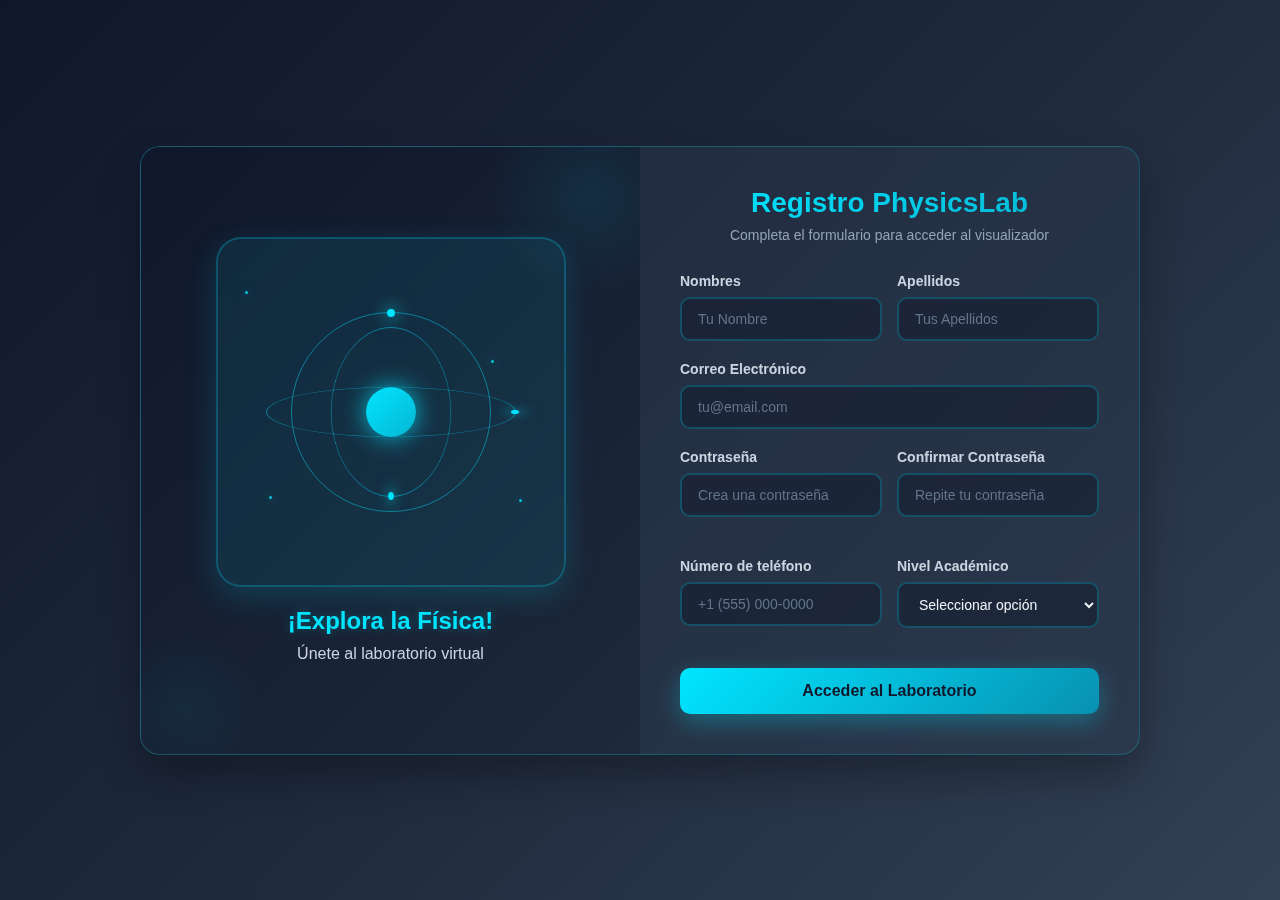
<file: labphy/registro.html>
<!DOCTYPE html>
<html lang="es">
<head>
    <meta charset="UTF-8">
    <meta name="viewport" content="width=device-width, initial-scale=1.0">
    <title>Formulario de Registro - PhysicsLab</title>
    <style>
        * {
            margin: 0;
            padding: 0;
            box-sizing: border-box;
        }

        body {
            font-family: 'Segoe UI', Tahoma, Geneva, Verdana, sans-serif;
            background: linear-gradient(135deg, #0f172a 0%, #1e293b 50%, #334155 100%);
            min-height: 100vh;
            display: flex;
            align-items: center;
            justify-content: center;
            padding: 20px;
        }

        .container {
            display: flex;
            max-width: 1000px;
            width: 100%;
            background: linear-gradient(135deg, rgba(30, 41, 59, 0.9), rgba(51, 65, 85, 0.9));
            backdrop-filter: blur(20px);
            border: 1px solid rgba(6, 182, 212, 0.3);
            border-radius: 20px;
            box-shadow: 0 20px 40px rgba(0, 0, 0, 0.3);
            overflow: hidden;
            animation: slideIn 0.6s ease-out;
        }

        @keyframes slideIn {
            from {
                opacity: 0;
                transform: translateY(30px);
            }
            to {
                opacity: 1;
                transform: translateY(0);
            }
        }

        .left-panel {
            flex: 1;
            background: linear-gradient(135deg, #0f172a 0%, #1e293b 100%);
            display: flex;
            align-items: center;
            justify-content: center;
            padding: 40px;
            position: relative;
            overflow: hidden;
        }

        .left-panel::before {
            content: '';
            position: absolute;
            width: 200px;
            height: 200px;
            background: radial-gradient(circle, rgba(6, 182, 212, 0.1) 0%, transparent 70%);
            border-radius: 50%;
            top: -50px;
            right: -50px;
        }

        .left-panel::after {
            content: '';
            position: absolute;
            width: 150px;
            height: 150px;
            background: radial-gradient(circle, rgba(0, 229, 255, 0.05) 0%, transparent 70%);
            border-radius: 50%;
            bottom: -30px;
            left: -30px;
        }

        .logo-container {
            text-align: center;
            z-index: 2;
        }

        .logo {
            width: 350px;
            height: 350px;
            background: rgba(6, 182, 212, 0.1);
            border: 2px solid rgba(6, 182, 212, 0.3);
            border-radius: 25px;
            display: flex;
            align-items: center;
            justify-content: center;
            margin: 0 auto 20px;
            backdrop-filter: blur(10px);
            animation: float 3s ease-in-out infinite;
            position: relative;
            overflow: visible;
            box-shadow: 0 10px 30px rgba(6, 182, 212, 0.2);
        }

        @keyframes float {
            0%, 100% { transform: translateY(0px); }
            50% { transform: translateY(-10px); }
        }

        .atom-container {
            position: relative;
            width: 300px;
            height: 300px;
        }

        .nucleus {
            position: absolute;
            top: 50%;
            left: 50%;
            width: 50px;
            height: 50px;
            background: linear-gradient(135deg, #00e5ff, #06b6d4);
            border-radius: 50%;
            transform: translate(-50%, -50%);
            box-shadow: 0 0 25px rgba(0, 229, 255, 0.8);
            animation: pulse 2s ease-in-out infinite;
        }

        @keyframes pulse {
            0%, 100% { 
                transform: translate(-50%, -50%) scale(1);
                box-shadow: 0 0 25px rgba(0, 229, 255, 0.8);
            }
            50% { 
                transform: translate(-50%, -50%) scale(1.3);
                box-shadow: 0 0 35px rgba(0, 229, 255, 1);
            }
        }

        .orbit {
            position: absolute;
            top: 50%;
            left: 50%;
            border: 1px solid rgba(6, 182, 212, 0.6);
            border-radius: 50%;
            transform: translate(-50%, -50%);
        }

        .orbit1 {
            width: 200px;
            height: 200px;
            animation: rotate 3s linear infinite;
        }

        .orbit2 {
            width: 250px;
            height: 100px;
            animation: rotate 4s linear infinite reverse;
            transform: translate(-50%, -50%) rotateX(60deg);
        }

        .orbit3 {
            width: 170px;
            height: 170px;
            animation: rotate 2.5s linear infinite;
            transform: translate(-50%, -50%) rotateY(45deg);
        }

        @keyframes rotate {
            from { transform: translate(-50%, -50%) rotate(0deg); }
            to { transform: translate(-50%, -50%) rotate(360deg); }
        }

        .electron {
            position: absolute;
            width: 8px;
            height: 8px;
            background: #00e5ff;
            border-radius: 50%;
            box-shadow: 0 0 15px #00e5ff, 0 0 25px rgba(0, 229, 255, 0.5);
        }

        .electron1 {
            top: -4px;
            left: 50%;
            transform: translateX(-50%);
            animation: orbit1 3s linear infinite;
        }

        .electron2 {
            top: 50%;
            right: -4px;
            transform: translateY(-50%);
            animation: orbit2 4s linear infinite;
        }

        .electron3 {
            bottom: -4px;
            left: 50%;
            transform: translateX(-50%);
            animation: orbit3 2.5s linear infinite;
        }

        @keyframes orbit1 {
            from { transform: translateX(-50%) rotate(0deg) translateX(37px) rotate(0deg); }
            to { transform: translateX(-50%) rotate(360deg) translateX(37px) rotate(-360deg); }
        }

        @keyframes orbit2 {
            from { transform: translateY(-50%) rotate(0deg) translateY(22px) rotate(0deg); }
            to { transform: translateY(-50%) rotate(-360deg) translateY(22px) rotate(360deg); }
        }

        @keyframes orbit3 {
            from { transform: translateX(-50%) rotate(0deg) translateX(45px) rotate(0deg); }
            to { transform: translateX(-50%) rotate(360deg) translateX(45px) rotate(-360deg); }
        }

        .particle {
            position: absolute;
            width: 3px;
            height: 3px;
            background: rgba(0, 229, 255, 0.8);
            border-radius: 50%;
            box-shadow: 0 0 8px rgba(0, 229, 255, 0.6);
        }

        .particle1 {
            top: 15%;
            left: 8%;
            animation: particle-float1 6s ease-in-out infinite;
        }

        .particle2 {
            top: 75%;
            right: 12%;
            animation: particle-float2 8s ease-in-out infinite;
        }

        .particle3 {
            bottom: 25%;
            left: 15%;
            animation: particle-float3 7s ease-in-out infinite;
        }

        .particle4 {
            top: 35%;
            right: 20%;
            animation: particle-float4 5s ease-in-out infinite;
        }

        @keyframes particle-float1 {
            0%, 100% { transform: translateY(0px) translateX(0px); opacity: 0.3; }
            25% { transform: translateY(-30px) translateX(15px); opacity: 1; }
            50% { transform: translateY(-15px) translateX(-25px); opacity: 0.5; }
            75% { transform: translateY(-45px) translateX(8px); opacity: 0.8; }
        }

        @keyframes particle-float2 {
            0%, 100% { transform: translateY(0px) translateX(0px); opacity: 0.4; }
            33% { transform: translateY(25px) translateX(-30px); opacity: 1; }
            66% { transform: translateY(-35px) translateX(15px); opacity: 0.6; }
        }

        @keyframes particle-float3 {
            0%, 100% { transform: translateY(0px) translateX(0px); opacity: 0.5; }
            50% { transform: translateY(35px) translateX(30px); opacity: 1; }
        }

        @keyframes particle-float4 {
            0%, 100% { transform: translateY(0px) translateX(0px); opacity: 0.3; }
            40% { transform: translateY(-25px) translateX(-15px); opacity: 0.9; }
            80% { transform: translateY(30px) translateX(25px); opacity: 0.6; }
        }

        .welcome-text {
            color: #00e5ff;
            font-size: 24px;
            font-weight: 600;
            margin-bottom: 10px;
            text-shadow: 0 0 10px rgba(0, 229, 255, 0.3);
        }

        .welcome-subtitle {
            color: #cbd5e1;
            font-size: 16px;
        }

        .right-panel {
            flex: 1;
            padding: 40px;
            background: rgba(30, 41, 59, 0.3);
        }

        .form-header {
            text-align: center;
            margin-bottom: 30px;
        }

        .form-title {
            color: #f1f5f9;
            font-size: 28px;
            font-weight: 700;
            margin-bottom: 8px;
            background: linear-gradient(135deg, #00e5ff, #06b6d4);
            -webkit-background-clip: text;
            -webkit-text-fill-color: transparent;
            background-clip: text;
        }

        .form-subtitle {
            color: #94a3b8;
            font-size: 14px;
        }

        .form-group {
            margin-bottom: 20px;
        }

        .form-row {
            display: flex;
            gap: 15px;
            margin-bottom: 20px;
        }

        .form-row .form-group {
            flex: 1;
            margin-bottom: 0;
        }

        .form-label {
            display: block;
            color: #cbd5e1;
            font-weight: 600;
            margin-bottom: 8px;
            font-size: 14px;
        }

        .form-input {
            width: 100%;
            padding: 12px 16px;
            border: 2px solid rgba(6, 182, 212, 0.3);
            border-radius: 10px;
            font-size: 14px;
            transition: all 0.3s ease;
            background: rgba(15, 23, 42, 0.5);
            color: #f1f5f9;
            backdrop-filter: blur(5px);
        }

        .form-input:focus {
            outline: none;
            border-color: #00e5ff;
            background: rgba(15, 23, 42, 0.8);
            box-shadow: 0 0 0 3px rgba(0, 229, 255, 0.2), 0 0 20px rgba(0, 229, 255, 0.1);
            transform: translateY(-1px);
        }

        .form-input::placeholder {
            color: #64748b;
        }

        .form-select {
            width: 100%;
            padding: 12px 16px;
            border: 2px solid rgba(6, 182, 212, 0.3);
            border-radius: 10px;
            font-size: 14px;
            background: rgba(15, 23, 42, 0.5);
            color: #f1f5f9;
            cursor: pointer;
            transition: all 0.3s ease;
            backdrop-filter: blur(5px);
        }

        .form-select:focus {
            outline: none;
            border-color: #00e5ff;
            background: rgba(15, 23, 42, 0.8);
            box-shadow: 0 0 0 3px rgba(0, 229, 255, 0.2);
        }

        .form-select option {
            background: #1e293b;
            color: #f1f5f9;
        }

        .submit-btn {
            width: 100%;
            padding: 14px;
            background: linear-gradient(135deg, #00e5ff 0%, #0891b2 100%);
            color: #0f172a;
            border: none;
            border-radius: 10px;
            font-size: 16px;
            font-weight: 600;
            cursor: pointer;
            transition: all 0.3s ease;
            margin-top: 20px;
            box-shadow: 0 8px 25px rgba(0, 229, 255, 0.3);
        }

        .submit-btn:hover {
            transform: translateY(-2px);
            box-shadow: 0 12px 35px rgba(0, 229, 255, 0.4);
        }

        .submit-btn:active {
            transform: translateY(0);
        }

        .password-strength {
            margin-top: 5px;
            font-size: 12px;
            height: 16px;
        }

        .strength-weak { 
            color: #ef4444; 
            text-shadow: 0 0 5px rgba(239, 68, 68, 0.5);
        }
        .strength-medium { 
            color: #f59e0b; 
            text-shadow: 0 0 5px rgba(245, 158, 11, 0.5);
        }
        .strength-strong { 
            color: #00e5ff; 
            text-shadow: 0 0 5px rgba(0, 229, 255, 0.5);
        }

        /* Custom scrollbar */
        ::-webkit-scrollbar {
            width: 8px;
        }

        ::-webkit-scrollbar-track {
            background: #1e293b;
        }

        ::-webkit-scrollbar-thumb {
            background: linear-gradient(135deg, #06b6d4, #0891b2);
            border-radius: 4px;
        }

        ::-webkit-scrollbar-thumb:hover {
            background: linear-gradient(135deg, #00e5ff, #06b6d4);
        }

        @media (max-width: 768px) {
            .container {
                flex-direction: column;
                max-width: 400px;
            }
            
            .left-panel {
                padding: 30px;
            }
            
            .right-panel {
                padding: 30px;
            }
            
            .logo {
                width: 120px;
                height: 120px;
            }
            
            .atom-container {
                width: 90px;
                height: 90px;
            }
            
            .nucleus {
                width: 14px;
                height: 14px;
            }

            .orbit1 {
                width: 60px;
                height: 60px;
            }

            .orbit2 {
                width: 75px;
                height: 30px;
            }

            .orbit3 {
                width: 51px;
                height: 51px;
            }

            .electron {
                width: 4px;
                height: 4px;
            }
            
            .form-row {
                flex-direction: column;
                gap: 0;
            }
            
            .form-row .form-group {
                margin-bottom: 20px;
            }

            .welcome-text {
                font-size: 18px;
            }

            .welcome-subtitle {
                font-size: 14px;
            }
        }
    </style>
</head>
<body>
    <div class="container">
        <div class="left-panel">
            <div class="logo-container">
                <div class="logo">
                    <div class="atom-container">
                        <div class="nucleus"></div>
                        <div class="orbit orbit1">
                            <div class="electron electron1"></div>
                        </div>
                        <div class="orbit orbit2">
                            <div class="electron electron2"></div>
                        </div>
                        <div class="orbit orbit3">
                            <div class="electron electron3"></div>
                        </div>
                    </div>
                    <div class="particle particle1"></div>
                    <div class="particle particle2"></div>
                    <div class="particle particle3"></div>
                    <div class="particle particle4"></div>
                </div>
                <div class="welcome-text">¡Explora la Física!</div>
                <div class="welcome-subtitle">Únete al laboratorio virtual</div>
            </div>
        </div>
        
        <div class="right-panel">
            <div class="form-header">
                <h2 class="form-title">Registro PhysicsLab</h2>
                <p class="form-subtitle">Completa el formulario para acceder al visualizador</p>
            </div>
            
            <form id="registrationForm">
                <div class="form-row">
                    <div class="form-group">
                        <label class="form-label" for="nombres">Nombres</label>
                        <input type="text" id="nombres" name="nombres" class="form-input" placeholder="Tu Nombre" required>
                    </div>
                    <div class="form-group">
                        <label class="form-label" for="apellidos">Apellidos</label>
                        <input type="text" id="apellidos" name="apellidos" class="form-input" placeholder="Tus Apellidos" required>
                    </div>
                </div>
                
                <div class="form-group">
                    <label class="form-label" for="email">Correo Electrónico</label>
                    <input type="email" id="email" name="email" class="form-input" placeholder="tu@email.com" required>
                </div>
                
                <div class="form-row">
                    <div class="form-group">
                        <label class="form-label" for="password">Contraseña</label>
                        <input type="password" id="password" name="password" class="form-input" placeholder="Crea una contraseña" required>
                        <div id="passwordStrength" class="password-strength"></div>
                    </div>
                    <div class="form-group">
                        <label class="form-label" for="confirmPassword">Confirmar Contraseña</label>
                        <input type="password" id="confirmPassword" name="confirmPassword" class="form-input" placeholder="Repite tu contraseña" required>
                    </div>
                </div>
                
                <div class="form-row">
                    <div class="form-group">
                        <label class="form-label" for="telefono">Número de teléfono</label>
                        <input type="tel" id="telefono" name="telefono" class="form-input" placeholder="+1 (555) 000-0000">
                    </div>
                    <div class="form-group">
                        <label class="form-label" for="nivelAcademico">Nivel Académico</label>
                        <select id="nivelAcademico" name="nivelAcademico" class="form-select" required>
                            <option value="">Seleccionar opción</option>
                            <option value="secundaria">Educación Secundaria</option>
                            <option value="tecnico">Técnico</option>
                            <option value="universitario">Universitario</option>
                            <option value="licenciatura">Licenciatura</option>
                            <option value="maestria">Maestría</option>
                            <option value="doctorado">Doctorado</option>
                            <option value="otro">Otro</option>
                        </select>
                    </div>
                </div>
                
                <button type="submit" class="submit-btn" onclick="window.location.href='demo.html'">Acceder al Laboratorio</button>
    
            </form>
        </div>
    </div>

    <script>
        // Validación de contraseña en tiempo real
        const passwordInput = document.getElementById('password');
        const passwordStrength = document.getElementById('passwordStrength');
        const confirmPasswordInput = document.getElementById('confirmPassword');
        
        passwordInput.addEventListener('input', function() {
            const password = this.value;
            const strength = checkPasswordStrength(password);
            
            passwordStrength.textContent = strength.text;
            passwordStrength.className = `password-strength ${strength.class}`;
        });
        
        function checkPasswordStrength(password) {
            if (password.length === 0) {
                return { text: '', class: '' };
            }
            
            let score = 0;
            
            // Longitud
            if (password.length >= 8) score++;
            if (password.length >= 12) score++;
            
            // Complejidad
            if (/[a-z]/.test(password)) score++;
            if (/[A-Z]/.test(password)) score++;
            if (/[0-9]/.test(password)) score++;
            if (/[^A-Za-z0-9]/.test(password)) score++;
            
            if (score < 3) {
                return { text: 'Contraseña débil', class: 'strength-weak' };
            } else if (score < 5) {
                return { text: 'Contraseña media', class: 'strength-medium' };
            } else {
                return { text: 'Contraseña fuerte', class: 'strength-strong' };
            }
        }
        
        // Validación del formulario
        document.getElementById('registrationForm').addEventListener('submit', function(e) {
            e.preventDefault();
            
            const password = passwordInput.value;
            const confirmPassword = confirmPasswordInput.value;
            
            // Validar que las contraseñas coincidan
            if (password !== confirmPassword) {
                alert('Las contraseñas no coinciden. Por favor, verifica e intenta nuevamente.');
                confirmPasswordInput.focus();
                return;
            }
            
            // Validar fortaleza de contraseña
            if (password.length < 6) {
                alert('La contraseña debe tener al menos 6 caracteres.');
                passwordInput.focus();
                return;
            }
            
            // Mostrar mensaje de éxito con temática de física
            alert('¡Registro exitoso! Bienvenido al PhysicsLab. Redirigiendo al visualizador de componentes...');
            
            // Opcional: Limpiar el formulario
            // this.reset();
        });
        
        // Validación en tiempo real para confirmación de contraseña
        confirmPasswordInput.addEventListener('input', function() {
            const password = passwordInput.value;
            const confirmPassword = this.value;
            
            if (confirmPassword && password !== confirmPassword) {
                this.setCustomValidity('Las contraseñas no coinciden');
            } else {
                this.setCustomValidity('');
            }
        });

        // Efecto de partículas adicional al hacer focus en inputs
        document.querySelectorAll('.form-input, .form-select').forEach(input => {
            input.addEventListener('focus', function() {
                this.style.boxShadow = '0 0 0 3px rgba(0, 229, 255, 0.2), 0 0 20px rgba(0, 229, 255, 0.1)';
            });
            
            input.addEventListener('blur', function() {
                this.style.boxShadow = 'none';
            });
        });
    </script>
</body>
</html>
</file>
<file: style.css>
/* Base Styles - Tema Oscuro */
:root {
    --dark-blue: #161E31;
    --light-blue: #10AED8;
    --accent-blue: #1CBCD8;
    --pale-blue: #8FDDE9;
    --light-gray: #ABE6EE;
    --white: #ffffff;
    --dark-bg: #0A0F1F;
    --card-bg: #121A2F;
    --text-light: #E0E0E0;
    --text-muted: #8A8FA3;

    /* Tema claro */
    --light-primary: #F3F3E0;
    --light-secondary: #133E87;
    --light-accent: #608BC1;
    --light-text: #333333;
    
    /* Tema oscuro (los colores originales) */
    --dark-primary: #0A1B2A;
    --dark-secondary: #122C44;
    --dark-accent: #1D4D7E;
    --dark-text: #FFFFFF;
    
    /* Variables dinámicas */
    --primary-bg: var(--dark-primary);
    --secondary-bg: var(--dark-secondary);
    --accent-color: var(--dark-accent);
    --text-color: var(--dark-text);
    --space-bg: #1a1f35;
    --light-blue: #10AED8;
    --accent-blue: #1CBCD8;
    --accent-color: var(--light-blue);
    --white: #ffffff;
    --text-light: #E0E0E0;
}

/* Tema claro activado */
[data-theme="light"] {
    --primary-bg: var(--light-primary);
    --secondary-bg: var(--light-secondary);
    --accent-color: var(--light-accent);
    --text-color: var(--light-text);
}
[data-theme="light"] #logo {
    content: url("imagenes/logo_negro.png");
}
/* Estilos para el switch de tema */
.theme-switch {
    position: relative;
    width: 60px;
    height: 30px;
    margin: 0 15px;
}

.theme-switch input {
    opacity: 0;
    width: 0;
    height: 0;
}

.theme-switch-label {
    position: absolute;
    cursor: pointer;
    top: 0;
    left: 0;
    right: 0;
    bottom: 0;
    background-color: var(--dark-accent);
    border-radius: 34px;
    transition: 0.4s;
    display: flex;
    align-items: center;
    justify-content: space-between;
    padding: 0 6px;
    font-size: 14px;
    color: white;
}

.theme-switch-label i {
    z-index: 1;
    transition: 0.3s;
}

/* Bolita */
.theme-switch-label:before {
    position: absolute;
    content: "";
    height: 22px;
    width: 22px;
    left: 4px;
    bottom: 4px;
    background-color: white;
    border-radius: 50%;
    transition: 0.4s;
}

/* Cambia color de fondo cuando está activo */
input:checked + .theme-switch-label {
    background-color: #608BC1;
}

/* Bolita se mueve */
input:checked + .theme-switch-label:before {
    transform: translateX(30px);
}


/* Override para tema claro */
body[data-theme="light"] {
    background-color: #f0f0e7 !important;
    color: #333333 !important;
}

body[data-theme="light"] .header {
    background: rgba(238, 226, 226, 0.95) !important;
}

body[data-theme="light"] .logo a,
body[data-theme="light"] .nav-link,
body[data-theme="light"] .menu-toggle {
    color: #1a1a1a !important;
    font-size: 15px;
}
body[data-theme="light"] .logo a
{
    color: #1a1a1a !important;
    font-size: 1.8rem;

}

body[data-theme="light"] .hero {
    background: linear-gradient(135deg, #f0f0e7 0%, #E8E8D0 100%) !important;
}

body[data-theme="light"] .hero-title {
    color: #333333 !important;
}

body[data-theme="light"] .section {
    background-color: #F3F3E0 !important;
}

body[data-theme="light"] .about {
    background-color: #F8F9FA !important;
}

body[data-theme="light"] .section-title {
    color: #333333 !important;
}
body[data-theme="light"] .subsection-title {
    color: #333333 !important;
}
body[data-theme="light"] .slides-title {
    color: #333333 !important;
}

body[data-theme="light"] .parrafo {
    color: #333333 !important;
}



body[data-theme="light"] .mission-card,
body[data-theme="light"] .vision-card,
body[data-theme="light"] .value-item,
body[data-theme="light"] .service-card-pro,
body[data-theme="light"] .info-item,
body[data-theme="light"] .portfolio-item,
body[data-theme="light"] .contact-form {
    background-color: #FFFFFF !important;
    color: #333333 !important;
}

body[data-theme="light"] .footer {
    background: rgba(238, 226, 226, 0.95) !important;
    color: #333333 !important;
}

body[data-theme="light"] .preloader {
    background-color: #F3F3E0 !important;
}

/* Actualizar colores existentes para usar variables */
body {
    background-color: var(--primary-bg);
    color: var(--text-color);
}

body[data-theme="light"] .services-section {
    background: #F3F3E0 !important;
}
/* Global Styles */
* {
    margin: 0;
    padding: 0;
    box-sizing: border-box;
}

html {
    scroll-behavior: smooth;
}

body {
    font-family: 'Poppins', sans-serif;
    color: var(--text-light);
    line-height: 1.6;
    overflow-x: hidden;
    background-color: var(--dark-bg);
}

a {
    text-decoration: none;
    color: inherit;
}

ul {
    list-style: none;
}

img {
    max-width: 100%;
    height: auto;
}
.logoimg
{
    width: 70px;
    height: 70px;
    margin: -18px 3px -8px 0px;
}
.container {
    width: 100%;
    max-width: 1200px;
    margin: 0 auto;
    padding: 0 20px;
}

.section {
    padding: 100px 0;
    background-color: var(--dark-bg);
}

.section-header {
    text-align: center;
    margin-bottom: 60px;
}

.section-title {
    font-size: 2.5rem;
    font-weight: 700;
    color: var(--white);
    margin-bottom: 15px;
    position: relative;
    display: inline-block;
}

.section-title::after {
    content: '';
    position: absolute;
    width: 50px;
    height: 3px;
    background: var(--light-blue);
    bottom: -10px;
    left: 50%;
    transform: translateX(-50%);
}

.section-subtitle {
    font-size: 1.1rem;
    color: var(--text-muted);
    margin-bottom: 20px;
}

.section-divider {
    width: 80px;
    height: 2px;
    background: var(--pale-blue);
    margin: 0 auto;
}
/* Tema claro */
[data-theme="light"] {
  --hero-shape-color:#CFE0FA;  /* negro */
}

/* Tema oscuro */
[data-theme="dark"] {
  --hero-shape-color:var(--dark-bg);  /* blanco */
}

.btn {
    display: inline-block;
    padding: 12px 30px;
    border-radius: 30px;
    font-weight: 600;
    text-transform: uppercase;
    letter-spacing: 1px;
    transition: all 0.3s ease;
    border: none;
    cursor: pointer;
    font-size: 0.9rem;
}

.btn-primary {
    background: var(--light-blue);
    color: var(--dark-bg);
}

.btn-primary:hover {
    background: var(--accent-blue);
    transform: translateY(-3px);
    box-shadow: 0 10px 20px rgba(16, 174, 216, 0.3);
}

.btn-secondary {
    background: transparent;
    color: var(--white);
    border: 2px solid var(--white);
}

.btn-secondary:hover {
    background: var(--white);
    color: var(--dark-bg);
    transform: translateY(-3px);
    box-shadow: 0 10px 20px rgba(255, 255, 255, 0.1);
}

/* Preloader */
.preloader {
            position: fixed;
            top: 0;
            left: 0;
            width: 100%;
            height: 100%;
            background: linear-gradient(135deg, #0A0F1F 0%, #1a1f35 50%, #0A0F1F 100%);
            z-index: 9999;
            display: flex;
            justify-content: center;
            align-items: center;
            transition: opacity 0.8s ease, visibility 0.8s ease;
            overflow: hidden;
        }

        .preloader.hidden {
            opacity: 0;
            visibility: hidden;
        }

        /* Partículas espaciales */
        .stars-container {
            position: absolute;
            top: 0;
            left: 0;
            width: 100%;
            height: 100%;
            overflow: hidden;
        }

        .star {
            position: absolute;
            border-radius: 50%;
            animation: twinkle 2s infinite ease-in-out, float 8s infinite linear;
        }

        .star.small {
            width: 2px;
            height: 2px;
        }

        .star.medium {
            width: 4px;
            height: 4px;
        }

        .star.large {
            width: 6px;
            height: 6px;
            box-shadow: 0 0 10px currentColor;
        }

        .star.cyan {
            background: #00ffff;
            color: #00ffff;
        }

        .star.yellow {
            background: #ffff00;
            color: #ffff00;
        }

        .star.pink {
            background: #ff1493;
            color: #ff1493;
        }

        .star.purple {
            background: #8a2be2;
            color: #8a2be2;
        }

        .star.green {
            background: #00ff7f;
            color: #00ff7f;
        }

        @keyframes twinkle {
            0%, 100% { 
                opacity: 0.3;
                transform: scale(1);
            }
            50% { 
                opacity: 1;
                transform: scale(1.2);
            }
        }

        @keyframes float {
            0% {
                transform: translateY(0px) rotate(0deg);
            }
            100% {
                transform: translateY(-10px) rotate(360deg);
            }
        }

        /* Loader central */
        .loader-container {
            position: relative;
            z-index: 10;
            text-align: center;
        }

        .loader {
            display: flex;
            justify-content: center;
            align-items: center;
            gap: 8px;
            margin-bottom: 30px;
        }

        .loader-square {
            width: 16px;
            height: 16px;
            background: var(--accent-color);
            animation: loaderAnimation 1.5s infinite ease-in-out;
            border-radius: 2px;
            box-shadow: 0 0 10px rgba(16, 174, 216, 0.5);
        }

        .loader-square:nth-child(1) { animation-delay: 0.1s; }
        .loader-square:nth-child(2) { animation-delay: 0.2s; }
        .loader-square:nth-child(3) { animation-delay: 0.3s; }
        .loader-square:nth-child(4) { animation-delay: 0.4s; }
        .loader-square:nth-child(5) { animation-delay: 0.5s; }
        .loader-square:nth-child(6) { animation-delay: 0.6s; }
        .loader-square:nth-child(7) { animation-delay: 0.7s; }

        @keyframes loaderAnimation {
            0%, 100% {
                transform: translateY(0);
                background: var(--accent-color);
                box-shadow: 0 0 10px rgba(16, 174, 216, 0.5);
            }
            50% {
                transform: translateY(-25px);
                background: var(--accent-blue);
                box-shadow: 0 5px 20px rgba(16, 174, 216, 0.8), 0 0 20px rgba(16, 174, 216, 0.6);
            }
        }

        .loading-text {
            color: var(--accent-color);
            font-size: 1.3rem;
            font-weight: 500;
            animation: pulse 2s infinite ease-in-out;
            text-shadow: 0 0 20px rgba(16, 174, 216, 0.5);
            letter-spacing: 2px;
        }

        @keyframes pulse {
            0%, 100% { 
                opacity: 0.7;
                transform: scale(1);
            }
            50% { 
                opacity: 1;
                transform: scale(1.05);
            }
        }

        /* Efectos adicionales */
        .nebula {
            position: absolute;
            top: 0;
            left: 0;
            width: 100%;
            height: 100%;
            background: 
                radial-gradient(circle at 20% 30%, rgba(16, 174, 216, 0.1) 0%, transparent 50%),
                radial-gradient(circle at 80% 70%, rgba(138, 43, 226, 0.1) 0%, transparent 50%),
                radial-gradient(circle at 60% 20%, rgba(0, 255, 127, 0.05) 0%, transparent 50%);
            animation: nebulaMove 20s infinite ease-in-out;
        }

        @keyframes nebulaMove {
            0%, 100% {
                transform: scale(1) rotate(0deg);
                opacity: 0.3;
            }
            50% {
                transform: scale(1.1) rotate(5deg);
                opacity: 0.5;
            }
        }
/* Header */
.header {
    position: fixed;
    top: 0;
    left: 0;
    width: 100%;
    padding: 20px 0;
    z-index: 999;
    transition: all 0.3s ease;
    background: rgba(10, 15, 31, 0.9);
    backdrop-filter: blur(10px);
    box-shadow: 0 5px 20px rgba(0, 0, 0, 0.2);
}

.header.scrolled {
    padding: 15px 0;
    background: rgba(10, 15, 31, 0.98);
}

.header .container {
    display: flex;
    justify-content: space-between;
    align-items: center;
}

.logo a {
    font-size: 1.8rem;
    font-weight: 700;
    color: var(--white);
    display: flex;
    align-items: center;
    font-family: 'Poppins', sans-serif;
}

.logo span {
    color: var(--light-blue);
    margin-right: 5px;
}

.navbar ul {
    display: flex;
}

.navbar ul li {
    margin-left: 30px;
}

.nav-link {
    font-weight: 600;
    font-size: 0.95rem;
    position: relative;
    padding: 5px 0;
    transition: color 0.3s ease;
}

.nav-link::after {
    content: '';
    position: absolute;
    width: 0;
    height: 2px;
    background: var(--light-blue);
    bottom: 0;
    left: 0;
    transition: width 0.3s ease;
}

.nav-link:hover, .nav-link.active {
    color: var(--light-blue);
}

.nav-link:hover::after, .nav-link.active::after {
    width: 100%;
}

.menu-toggle {
    display: none;
    cursor: pointer;
    font-size: 1.5rem;
    color: var(--white);
}

/* Hero Section */
.hero {
    position: relative;
    padding: 180px 0 100px;
    background: linear-gradient(135deg, var(--dark-blue) 0%, var(--dark-bg) 100%);
    overflow: hidden;
}

.hero .container {
    display: flex;
    
    justify-content: space-between;
}

.hero-content {
    flex: 1;
    max-width: 600px;
    padding-right: 30px;
}

.hero-title {
    font-size: 3rem;
    font-weight: 700;
    margin-bottom: 5px;
    line-height: 1.2;
}

.hero-title span {
    color: var(--light-blue);
}

.hero-subtitle {
    font-size: 1.2rem;
    color: var(--text-muted);
    margin-bottom: 30px;
}
[data-theme="light"] .hero-subtitle {
    font-size: 1.2rem;
    color: #0a0f1f;
    margin-bottom: 30px;
}


.hero-buttons {
    display: flex;
    gap: 20px;
    position: relative  ;
    z-index: 3;
}

.hero-image {
    flex: 1;
    position: relative;
    animation: float 6s ease-in-out infinite;
}

.hero-image img {
    border-radius: 10px;
    box-shadow: 0 30px 50px rgba(0, 0, 0, 0.3);
}

.hero-shape {
    position: absolute;
    bottom: 0;
    left: 0;
    width: 100%;
}

@keyframes float {
    0%, 100% {
        transform: translateY(0);
    }
    50% {
        transform: translateY(-20px);
    }
}

/* About Section*/
.about-intro {
    display: flex;
    gap: 50px;
    align-items: center;
    margin-bottom: 80px;
    background: linear-gradient(135deg, rgba(22, 30, 49, 0.8) 0%, rgba(10, 15, 31, 0.9) 100%);
    padding: 40px;
    border-radius: 20px;
    box-shadow: 0 20px 40px rgba(0, 0, 0, 0.3);
    position: relative;
    overflow: hidden;
}

.about-intro::before {
    content: '';
    position: absolute;
    top: -50%;
    left: -50%;
    width: 200%;
    height: 200%;
    background: radial-gradient(circle, rgba(16, 174, 216, 0.1) 0%, transparent 70%);
    animation: rotate 20s linear infinite;
    z-index: 0;
}

@keyframes rotate {
    0% {
        transform: rotate(0deg);
    }
    100% {
        transform: rotate(360deg);
    }
}

.about-intro-content {
    flex: 1;
    position: relative;
    z-index: 1;
}

.about-intro-content p {
    font-size: 1.2rem;
    line-height: 1.8;
    margin-bottom: 30px;
    color: var(--text-light);
}

.highlight {
    color: var(--light-blue);
    font-weight: 600;
}

.about-intro-image {
    flex: 1;
    border-radius: 15px;
    overflow: hidden;
    box-shadow: 0 15px 30px rgba(0, 0, 0, 0.4);
    transition: transform 0.5s ease;
}

.about-intro-image:hover {
    transform: scale(1.03);
}

.about-intro-image img {
    width: 100%;
    height: auto;
    display: block;
}

.innovation-grid {
    display: grid;
    grid-template-columns: repeat(3, 1fr);
    gap: 20px;
    margin-top: 30px;
}

.innovation-item {
    background: rgba(255, 255, 255, 0.05);
    backdrop-filter: blur(10px);
    border: 1px solid rgba(16, 174, 216, 0.2);
    padding: 20px;
    border-radius: 10px;
    text-align: center;
    transition: all 0.3s ease;
}

.innovation-item:hover {
    background: rgba(16, 174, 216, 0.1);
    transform: translateY(-5px);
    box-shadow: 0 10px 20px rgba(16, 174, 216, 0.2);
}

.innovation-item i {
    font-size: 2rem;
    color: var(--light-blue);
    margin-bottom: 10px;
    display: block;
}

.innovation-item span {
    font-weight: 500;
    color: var(--white);
}

/* ============================== */
/* MISSION & VISION - CORRECCIONES */
/* ============================== */

.mission-vision {
    display: grid;
    grid-template-columns: repeat(auto-fit, minmax(400px, 1fr));
    gap: 30px;
    margin: 60px auto;
    max-width: 1200px;
    padding: 0 20px;
}

.mission-card, .vision-card {
    background: var(--card-bg);
    padding: 35px 30px;
    border-radius: 18px;
    position: relative;
    overflow: hidden;
    box-shadow: 0 12px 25px rgba(0, 0, 0, 0.15);
    transition: transform 0.3s ease;
    display: flex;
    flex-direction: column;
    align-items: center;
    text-align: center;
}

.mission-card:hover, .vision-card:hover {
    transform: translateY(-8px);
}

.mission-card {
    border-left: 4px solid var(--light-blue);
}

.vision-card {
    border-left: 4px solid var(--pale-blue);
}

.mv-icon {
    width: 70px;
    height: 70px;
    background: rgba(16, 174, 216, 0.1);
    border-radius: 50%;
    display: flex;
    justify-content: center;
    align-items: center;
    font-size: 1.8rem;
    color: var(--light-blue);
    margin-bottom: 20px;
}

.vision-card .mv-icon {
    color: var(--pale-blue);
    background: rgba(143, 221, 233, 0.1);
}

.mission-card h3, .vision-card h3 {
    font-size: 1.6rem;
    margin-bottom: 18px;
    color: var(--text-color);
    text-align: center;
    width: 100%;
}

.mission-card p, .vision-card p {
    color: var(--text-muted);
    line-height: 1.7;
    margin-bottom: 18px;
    text-align: justify;
    padding: 0 10px;
}

.mv-decoration {
    position: absolute;
    width: 180px;
    height: 180px;
    border-radius: 50%;
    background: radial-gradient(circle, rgba(16, 174, 216, 0.05) 0%, transparent 70%);
    top: -40px;
    right: -40px;
    z-index: 0;
}

.vision-card .mv-decoration {
    background: radial-gradient(circle, rgba(143, 221, 233, 0.05) 0%, transparent 70%);
}

/* RESPONSIVE ADJUSTMENTS */
@media (max-width: 900px) {
    .mission-vision {
        grid-template-columns: 1fr;
        gap: 25px;
        margin: 50px auto;
    }
    
    .mission-card, .vision-card {
        padding: 30px 25px;
    }
}

@media (max-width: 480px) {
    .mission-vision {
        padding: 0 15px;
        margin: 40px auto;
    }
    
    .mission-card, .vision-card {
        padding: 25px 20px;
        margin: 0;
    }
    
    .mission-card h3, .vision-card h3 {
        font-size: 1.4rem;
    }
    
    .mission-card p, .vision-card p {
        text-align: left;
        padding: 0 5px;
    }
    
    .mv-icon {
        width: 60px;
        height: 60px;
        font-size: 1.5rem;
    }
}

.about-intro-content h3 {
    font-size: 1.8rem; 
    color: var(--white);
    margin-bottom: 20px;
    position: relative;
    padding-bottom: 10px;
}

.about-intro-content h3::after {
    content: '';
    position: absolute;
    width: 50px;
    height: 2px;
    background: var(--light-blue);
    bottom: 0;
    left: 0;
}

.about-intro-content p {
    margin-top: 20px; 
}

/* Values Section */
.values-section {
    margin-top: 60px;
}

.values-section h3 {
    text-align: center;
    font-size: 1.8rem;
    margin-bottom: 50px;
    color: var(--white);
    position: relative;
}

.values-section h3::after {
    content: '';
    position: absolute;
    width: 80px;
    height: 3px;
    background: var(--light-blue);
    bottom: -15px;
    left: 50%;
    transform: translateX(-50%);
}

.values-grid {
    display: grid;
    grid-template-columns: repeat(auto-fit, minmax(250px, 1fr));
    gap: 30px;
}

.value-item {
    background: var(--card-bg);
    padding: 30px;
    border-radius: 15px;
    text-align: center;
    transition: all 0.3s ease;
    border-bottom: 3px solid transparent;
}

.value-item:hover {
    transform: translateY(-10px);
    box-shadow: 0 15px 30px rgba(0, 0, 0, 0.3);
    border-bottom: 3px solid var(--light-blue);
}

.value-icon {
    width: 70px;
    height: 70px;
    margin: 0 auto 20px;
    background: rgba(16, 174, 216, 0.1);
    border-radius: 50%;
    display: flex;
    justify-content: center;
    align-items: center;
    font-size: 1.8rem;
    color: var(--light-blue);
}

.value-item h4 {
    font-size: 1.3rem;
    margin-bottom: 15px;
    color: var(--white);
}

.value-item p {
    color: var(--text-muted);
    font-size: 0.95rem;
    line-height: 1.7;
}

/* Responsive Styles */
@media (max-width: 992px) {
    .about-intro {
        flex-direction: column;
    }
    
    .mission-vision {
        grid-template-columns: 1fr;
    }
}

@media (max-width: 768px) {
    .innovation-grid {
        grid-template-columns: 1fr;
    }
    
    .values-grid {
        grid-template-columns: repeat(2, 1fr);
    }
}

@media (max-width: 576px) {
    .values-grid {
        grid-template-columns: 1fr;
    }
    
    .about-intro {
        padding: 30px 20px;
    }
    
    .mission-card, .vision-card {
        padding: 30px 20px;
    }
}

/* Estilos para el contenedor 3D */
.about-3d-container {
    flex: 1;
    height: 400px;
    border-radius: 15px;
    overflow: hidden;
    box-shadow: 0 15px 30px rgba(0, 0, 0, 0.4);
    position: relative;
    background: #0a0f1f;
}

#3d-canvas {
    width: 100%;
    height: 100%;
    display: block;
}

.model-loading {
    position: absolute;
    top: 0;
    left: 0;
    width: 100%;
    height: 100%;
    display: flex;
    flex-direction: column;
    justify-content: center;
    align-items: center;
    background: rgba(10, 15, 31, 0.8);
    z-index: 10;
}

.loading-spinner {
    width: 50px;
    height: 50px;
    border: 5px solid rgba(16, 174, 216, 0.3);
    border-radius: 50%;
    border-top-color: var(--light-blue);
    animation: spin 1s ease-in-out infinite;
    margin-bottom: 20px;
}

.model-loading p {
    color: var(--text-light);
    font-size: 1rem;
}

@keyframes spin {
    to { transform: rotate(360deg); }
}


/* Portfolio / Productos */
#portfolio.section {
  padding-top: 20px;   /* Ajusta el valor según lo que necesites */
  padding-bottom: 60px;
}
.portfolio-grid{display:grid;grid-template-columns:repeat(auto-fill,minmax(320px,1fr));gap:25px}
.portfolio-item{
  position:relative;border-radius:12px;overflow:hidden;box-shadow:0 10px 24px rgba(3, 104, 163, 0.486);
  background:var(--card-bg);transform:translateY(0);transition:transform .3s ease,box-shadow .3s ease;border:1px solid var(--pale-blue)
}
.portfolio-item:hover{transform:translateY(-6px);box-shadow:0 14px 32px rgba(13,33,89,.12)}
.portfolio-img{position:relative;overflow:hidden}
.portfolio-img img{width:100%;height:250px;object-fit:cover;transition:transform .5s ease}
.portfolio-item:hover .portfolio-img img{transform:scale(1.06)}
.portfolio-overlay{
  position:absolute;inset:0;background:rgba(96,139,193,.90);display:flex;justify-content:center;align-items:center;
  opacity:0;transition:opacity .35s ease
}
.portfolio-item:hover .portfolio-overlay{opacity:1}
.portfolio-info{text-align:center;padding:18px;color:#061535;transform:translateY(12px);transition:transform .3s ease}
.portfolio-item:hover .portfolio-info{transform:translateY(0)}
.portfolio-info h3{font-size:1.2rem;margin-bottom:8px;color:#061535}
.portfolio-info p{margin-bottom:12px;font-size:.95rem;color:#082043}
.portfolio-link{
  display:inline-flex;align-items:center;justify-content:center;width:42px;height:42px;background:#fff;color:var(--dark-blue);
  border-radius:50%;transition:all .3s ease;border:1px solid rgba(13,33,89,.12)
}
.portfolio-link:hover{background:var(--dark-blue);color:#fff;transform:rotate(90deg) scale(1.08)}



/* Services Section */
.services-section {
  padding: 60px 0;
  height: 100vh;
  display: flex;
  align-items: center;
  perspective: 1000px;
  overflow: hidden;
  position: relative;
}

/* Efecto de escaneado VR de fondo */
.services-section::before {
  content: '';
  position: absolute;
  top: 0;
  left: 0;
  right: 0;
  bottom: 0;
  background: 
    repeating-linear-gradient(
      0deg,
      transparent,
      transparent 100px,
      rgba(0, 212, 255, 0.02) 100px,
      rgba(0, 212, 255, 0.02) 102px
    );
  animation: vrScanBackground 8s linear infinite;
  pointer-events: none;
  z-index: 1;
}

@keyframes vrScanBackground {
  0% { transform: translateY(-100vh); }
  100% { transform: translateY(100vh); }
}

.service-cards-container {
  display: grid;
  grid-template-columns: repeat(3, 1fr);
  gap: 30px;
  max-height: 70vh;
  transform-style: preserve-3d;
  position: relative;
  z-index: 2;
}

.service-card-pro {
  background: var(--card-bg);
  border-radius: 20px;
  overflow: hidden;
  transition: all 0.6s cubic-bezier(0.175, 0.885, 0.32, 1.275);
  box-shadow: 
    0 10px 30px rgba(0, 0, 0, 0.3),
    0 0 0 1px rgba(255, 255, 255, 0.05);
  height: 100%;
  display: flex;
  flex-direction: column;
  transform-style: preserve-3d;
  position: relative;
  cursor: pointer;
}

/* Modo Oscuro (por defecto) */
.service-card-pro::before {
  content: '';
  position: absolute;
  top: 0;
  left: 0;
  right: 0;
  bottom: 0;
  background: linear-gradient(
    135deg, 
    transparent 0%, 
    rgba(16, 174, 216, 0.1) 50%, 
    transparent 100%
  );
  opacity: 0;
  transition: opacity 0.6s ease;
  z-index: 1;
  border-radius: 20px;
}

/* Efecto de líneas VR en las tarjetas */
.service-card-pro::after {
  content: '';
  position: absolute;
  top: -2px;
  left: -2px;
  right: -2px;
  bottom: -2px;
  background: 
    linear-gradient(90deg, 
      transparent 0%, 
      rgba(0, 212, 255, 0.6) 1%, 
      transparent 2%,
      transparent 98%,
      rgba(0, 212, 255, 0.6) 99%,
      transparent 100%
    ),
    linear-gradient(0deg, 
      transparent 0%, 
      rgba(0, 212, 255, 0.6) 1%, 
      transparent 2%,
      transparent 98%,
      rgba(0, 212, 255, 0.6) 99%,
      transparent 100%
    );
  border-radius: 22px;
  opacity: 0;
  transition: all 0.6s ease;
  z-index: 0;
  animation: vrBorderPulse 3s ease-in-out infinite;
}

@keyframes vrBorderPulse {
  0%, 100% { opacity: 0; }
  50% { opacity: 0.8; }
}

.service-card-pro:hover::before {
  opacity: 1;
}

.service-card-pro:hover::after {
  opacity: 1;
  animation-duration: 1s;
}

.service-card-pro:nth-child(1):hover {
  transform: 
    translateY(-15px) 
    rotateX(5deg) 
    rotateY(5deg) 
    scale(1.02);
}

.service-card-pro:nth-child(3):hover {
  transform: 
    translateY(-15px) 
    rotateX(5deg) 
    rotateY(-10deg) 
    scale(1.02);
}

.service-image-wrapper {
  height: 180px;
  overflow: hidden;
  position: relative;
  transform-style: preserve-3d;
}

/* Línea de escaneado VR sobre las imágenes */
.service-image-wrapper::before {
  content: '';
  position: absolute;
  top: -100%;
  left: 0;
  right: 0;
  height: 3px;
  background: linear-gradient(90deg, 
    transparent 0%, 
    rgba(0, 212, 255, 0.8) 20%,
    rgba(0, 212, 255, 1) 50%, 
    rgba(0, 212, 255, 0.8) 80%,
    transparent 100%
  );
  z-index: 3;
  animation: vrScanLine 4s ease-in-out infinite;
  box-shadow: 
    0 0 15px rgba(0, 212, 255, 0.8),
    0 0 30px rgba(0, 212, 255, 0.4);
}

@keyframes vrScanLine {
  0% { 
    top: -100%; 
    opacity: 0;
  }
  10% { 
    opacity: 1;
  }
  90% { 
    opacity: 1;
  }
  100% { 
    top: 100%; 
    opacity: 0;
  }
}

.service-image-wrapper::after {
  content: '';
  position: absolute;
  top: 0;
  left: 0;
  right: 0;
  bottom: 0;
  background: 
    linear-gradient(
      45deg,
      transparent 0%,
      rgba(16, 174, 216, 0.3) 50%,
      transparent 100%
    ),
    repeating-linear-gradient(
      45deg,
      transparent,
      transparent 10px,
      rgba(0, 212, 255, 0.05) 10px,
      rgba(0, 212, 255, 0.05) 12px
    );
  opacity: 0;
  transition: opacity 0.6s ease;
  z-index: 2;
}

/* Modo Claro - Overlay de imagen con tu paleta */
[data-theme="light"] .service-image-wrapper::after {
  background: 
    linear-gradient(
      45deg,
      transparent 0%,
      rgba(19, 62, 135, 0.15) 30%,     /* #133E87 */
      rgba(96, 139, 193, 0.1) 70%,     /* #608BC1 */
      transparent 100%
    ),
    repeating-linear-gradient(
      45deg,
      transparent,
      transparent 10px,
      rgba(0, 212, 255, 0.03) 10px,
      rgba(0, 212, 255, 0.03) 12px
    );
}

.service-card-pro:hover .service-image-wrapper::after {
  opacity: 1;
}

.service-card-pro:hover .service-image-wrapper::before {
  animation-duration: 2s;
}

.service-image {
  width: 100%;
  height: 100%;
  object-fit: cover;
  transition: all 0.8s cubic-bezier(0.25, 0.46, 0.45, 0.94);
  transform-style: preserve-3d;
}

.service-card-pro:hover .service-image {
  transform: scale(1.1) rotateZ(2deg);
  filter: brightness(1.1) saturate(1.2) hue-rotate(5deg);
}

.service-content {
  padding: 25px;
  flex-grow: 1;
  display: flex;
  flex-direction: column;
  position: relative;
  z-index: 3;
  transform-style: preserve-3d;
}

.service-icon-pro {
  width: 60px;
  height: 60px;
  background: linear-gradient(135deg, var(--light-blue) 0%, var(--accent-blue) 100%);
  border-radius: 16px;
  display: flex;
  align-items: center;
  justify-content: center;
  font-size: 24px;
  color: white;
  margin-bottom: 20px;
  transition: all 0.6s cubic-bezier(0.175, 0.885, 0.32, 1.275);
  box-shadow: 
    0 8px 20px rgba(16, 174, 216, 0.3),
    inset 0 1px 0 rgba(255, 255, 255, 0.2);
  transform-style: preserve-3d;
  position: relative;
  overflow: hidden;
}

/* Efecto de pulso VR en el icono */
.service-icon-pro::after {
  content: '';
  position: absolute;
  top: 50%;
  left: 50%;
  width: 100%;
  height: 100%;
  background: radial-gradient(
    circle,
    rgba(0, 212, 255, 0.6) 0%,
    rgba(0, 212, 255, 0.3) 30%,
    transparent 70%
  );
  transform: translate(-50%, -50%) scale(0);
  border-radius: 50%;
  animation: vrIconPulse 2s ease-in-out infinite;
  z-index: -1;
}

@keyframes vrIconPulse {
  0%, 100% { 
    transform: translate(-50%, -50%) scale(0);
    opacity: 0;
  }
  50% { 
    transform: translate(-50%, -50%) scale(2);
    opacity: 1;
  }
}

/* Modo Claro - Mantener colores originales del icono */
[data-theme="light"] .service-icon-pro {
  background: linear-gradient(135deg, var(--light-blue) 0%, var(--accent-blue) 100%);
  box-shadow: 
    0 8px 20px rgba(16, 174, 216, 0.3),
    inset 0 1px 0 rgba(255, 255, 255, 0.2);
}

[data-theme="light"] .service-icon-pro::after {
  background: radial-gradient(
    circle,
    rgba(0, 212, 255, 0.3) 0%,
    rgba(19, 62, 135, 0.2) 30%,
    transparent 70%
  );
}

.service-icon-pro::before {
  content: '';
  position: absolute;
  top: -2px;
  left: -2px;
  right: -2px;
  bottom: -2px;
  background: linear-gradient(
    135deg,
    rgba(255, 255, 255, 0.2) 0%,
    transparent 50%,
    rgba(16, 174, 216, 0.3) 100%
  );
  border-radius: 18px;
  opacity: 0;
  transition: opacity 0.6s ease;
  z-index: -2;
}

/* Modo Claro - Borde del icono con tu paleta */
[data-theme="light"] .service-icon-pro::before {
  background: linear-gradient(
    135deg,
    rgba(243, 243, 224, 0.4) 0%,    /* #F3F3E0 */
    transparent 40%,
    rgba(19, 62, 135, 0.2) 100%     /* #133E87 */
  );
}

.service-card-pro:hover .service-icon-pro {
  transform: 
    translateZ(20px) 
    rotateY(15deg) 
    scale(1.1);
  background: linear-gradient(
    135deg, 
    #00D4FF 0%, 
    #10AED8 50%, 
    #0891B2 100%
  );
  box-shadow: 
    0 15px 30px rgba(16, 174, 216, 0.5),
    0 0 20px rgba(16, 174, 216, 0.3),
    inset 0 1px 0 rgba(255, 255, 255, 0.3);
}

.service-card-pro:hover .service-icon-pro::after {
  animation-duration: 1s;
}

/* Modo Claro - Hover del icono con tu paleta de colores */
[data-theme="light"] .service-card-pro:hover .service-icon-pro {
  background: linear-gradient(
    135deg, 
    #00D4FF    /* Azul claro */
  );
  box-shadow: 
    0 15px 30px rgba(19, 62, 135, 0.3),      /* #133E87 */
    0 0 20px rgba(96, 139, 193, 0.2),        /* #608BC1 */
    inset 0 1px 0 rgba(243, 243, 224, 0.4);  /* #F3F3E0 */
}

.service-card-pro:hover .service-icon-pro::before {
  opacity: 1;
}

.service-title-pro {
  font-size: 1.5rem;
  margin-bottom: 15px;
  color: var(--white);
  transition: all 0.6s ease;
  transform-style: preserve-3d;
  position: relative;
}

/* Efecto de interferencia VR en el título */
.service-title-pro::before {
  content: attr(data-text);
  position: absolute;
  top: 0;
  left: 2px;
  color: rgba(0, 212, 255, 0.7);
  opacity: 0;
  animation: vrGlitch 3s ease-in-out infinite;
  z-index: -1;
}

.service-title-pro::after {
  content: attr(data-text);
  position: absolute;
  top: 0;
  left: -2px;
  color: rgba(255, 0, 100, 0.7);
  opacity: 0;
  animation: vrGlitch 3s ease-in-out infinite;
  animation-delay: 0.1s;
  z-index: -2;
}

@keyframes vrGlitch {
  0%, 90%, 100% { 
    opacity: 0;
    transform: translateX(0);
  }
  95% { 
    opacity: 0.8;
    transform: translateX(2px);
  }
}

/* Modo Claro - Título en negro */
[data-theme="light"] .service-title-pro {
  color: #1F2937; /* Negro/gris oscuro para modo claro */
}

.service-card-pro:hover .service-title-pro {
  color: #00D4FF;
  transform: translateZ(10px);
  text-shadow: 0 0 10px rgba(0, 212, 255, 0.3);
}

.service-card-pro:hover .service-title-pro::before,
.service-card-pro:hover .service-title-pro::after {
  animation-duration: 0.5s;
}

/* Modo Claro - Hover del título con tu paleta */
[data-theme="light"] .service-card-pro:hover .service-title-pro {
  color: #00D4FF;  /* Azul oscuro de tu paleta */
  text-shadow: 0 0 15px rgba(8, 112, 144, 0.5);
}

.service-desc-pro {
  color: var(--text-muted);
  font-size: 0.95rem;
  line-height: 1.7;
  margin-bottom: 25px;
  flex-grow: 1;
  transition: all 0.6s ease;
  transform-style: preserve-3d;
}

.service-card-pro:hover .service-desc-pro {
  color: rgba(255, 255, 255, 0.9);
  transform: translateZ(5px);
}

/* Modo Claro - Descripción con mejor color base */
[data-theme="light"] .service-desc-pro {
  color: #8a8fa3;  /* Tu azul medio para mejor legibilidad */
}

/* Modo Claro - Descripción más legible en hover */
[data-theme="light"] .service-card-pro:hover .service-desc-pro {
  color: #343434;  /* Tu azul oscuro en hover */
}

.service-cta {
  color: var(--light-blue);
  font-weight: 600;
  font-size: 0.9rem;
  display: inline-flex;
  align-items: center;
  transition: all 0.6s cubic-bezier(0.175, 0.885, 0.32, 1.275);
  position: relative;
  text-transform: uppercase;
  letter-spacing: 0.5px;
  transform-style: preserve-3d;
}

/* Modo Claro - CTA con tu paleta */
[data-theme="light"] .service-cta {
  color: #133E87;  /* Azul oscuro de tu paleta */
}

.service-cta::after {
  content: '';
  position: absolute;
  bottom: -3px;
  left: 0;
  right: 100%;
  height: 2px;
  background: linear-gradient(90deg, #00D4FF, #10AED8);
  transition: all 0.6s ease;
  box-shadow: 0 0 8px rgba(0, 212, 255, 0.6);
}

/* Efecto de datos VR en el CTA */
.service-cta::before {
  content: '';
  position: absolute;
  top: -5px;
  left: -10px;
  right: -10px;
  bottom: -5px;
  background: 
    repeating-linear-gradient(
      90deg,
      transparent,
      transparent 8px,
      rgba(0, 212, 255, 0.1) 8px,
      rgba(0, 212, 255, 0.1) 10px
    );
  opacity: 0;
  transition: opacity 0.6s ease;
  z-index: -1;
  animation: vrDataFlow 2s linear infinite;
}

@keyframes vrDataFlow {
  0% { background-position: 0 0; }
  100% { background-position: 20px 0; }
}

/* Modo Claro - Línea del CTA con tu paleta */
[data-theme="light"] .service-cta::after {
  background: linear-gradient(90deg, #133E87, #608BC1);  /* Gradiente con tu paleta */
  box-shadow: 0 0 6px rgba(19, 62, 135, 0.4);
}

[data-theme="light"] .service-cta::before {
  background: 
    repeating-linear-gradient(
      90deg,
      transparent,
      transparent 8px,
      rgba(19, 62, 135, 0.08) 8px,
      rgba(19, 62, 135, 0.08) 10px
    );
}

.service-cta i {
  margin-left: 8px;
  transition: all 0.6s cubic-bezier(0.175, 0.885, 0.32, 1.275);
}

.service-card-pro:hover .service-cta {
  color: #00D4FF;
  transform: translateZ(10px);
  text-shadow: 0 0 15px rgba(0, 212, 255, 0.5);
}

.service-card-pro:hover .service-cta::before {
  opacity: 1;
  animation-duration: 1s;
}

/* Modo Claro - Hover del CTA con tu paleta */
[data-theme="light"] .service-card-pro:hover .service-cta {
  color: #608BC1;  /* Azul medio de tu paleta */
  text-shadow: 0 0 15px rgba(96, 139, 193, 0.4);
}

.service-card-pro:hover .service-cta::after {
  right: 0;
}

.service-card-pro:hover .service-cta i {
  transform: translateX(5px) rotateZ(15deg);
  color: #00D4FF;
  filter: drop-shadow(0 0 8px rgba(0, 212, 255, 0.6));
}

/* Modo Claro - Icono del CTA con tu paleta */
[data-theme="light"] .service-card-pro:hover .service-cta i {
  color: #608BC1;  /* Azul medio de tu paleta */
  filter: drop-shadow(0 0 8px rgba(96, 139, 193, 0.5));
}

/* Efectos de partículas VR mejorados */
.service-card-pro {
  position: relative;
}

.service-card-pro:before {
  content: '';
  position: absolute;
  top: 50%;
  left: 50%;
  width: 300px;
  height: 300px;
  background: 
    radial-gradient(
      circle,
      rgba(0, 212, 255, 0.1) 0%,
      rgba(16, 174, 216, 0.05) 30%,
      transparent 70%
    ),
    conic-gradient(
      from 0deg,
      transparent 0deg,
      rgba(0, 212, 255, 0.1) 90deg,
      transparent 180deg,
      rgba(0, 212, 255, 0.1) 270deg,
      transparent 360deg
    );
  transform: translate(-50%, -50%) scale(0) rotate(0deg);
  transition: all 0.8s ease;
  z-index: 0;
  border-radius: 50%;
  animation: vrParticleRotate 10s linear infinite;
}

@keyframes vrParticleRotate {
  0% { transform: translate(-50%, -50%) scale(0) rotate(0deg); }
  100% { transform: translate(-50%, -50%) scale(0) rotate(360deg); }
}

/* Modo Claro - Efecto de partículas con tu paleta */
[data-theme="light"] .service-card-pro:before {
  background: 
    radial-gradient(
      circle,
      rgba(19, 62, 135, 0.05) 0%,
      rgba(96, 139, 193, 0.03) 30%,
      transparent 70%
    ),
    conic-gradient(
      from 0deg,
      transparent 0deg,
      rgba(19, 62, 135, 0.08) 90deg,
      transparent 180deg,
      rgba(96, 139, 193, 0.06) 270deg,
      transparent 360deg
    );
}

.service-card-pro:hover:before {
  transform: translate(-50%, -50%) scale(1) rotate(180deg);
  animation-duration: 5s;
}

/* Ajustes para el header de sección */
.section-header {
  margin-bottom: 50px !important;
  perspective: 1000px;
  position: relative;
}



@keyframes vrHeaderRotate {
  0% { transform: translate(-50%, -50%) rotate(0deg); }
  100% { transform: translate(-50%, -50%) rotate(360deg); }
}

.section-title {
  font-size: 2.5rem !important;
  transition: all 0.6s ease;
  transform-style: preserve-3d;
}

.section-title:hover {
  transform: translateZ(20px);
  color: #00D4FF;
  text-shadow: 0 0 30px rgba(0, 212, 255, 0.5);
}

/* Modo Claro - Color inicial del título de sección */
[data-theme="light"] .section-title {
  color: #107fbb;  /* Tu azul oscuro como color base */
}

/* Modo Claro - Mejorar sombras de las tarjetas con tu paleta */
[data-theme="light"] .service-card-pro {
  box-shadow: 
    0 10px 30px rgba(19, 62, 135, 0.1),      /* #133E87 sombra principal */
    0 0 0 1px rgba(203, 220, 235, 0.3);      /* #CBDCEB borde sutil */
}

[data-theme="light"] .section-subtitle {
  color: #608BC1;  /* Tu azul medio para subtítulo */
}

[data-theme="light"] .section-title:hover {
  color: #00D4FF;  /* Tu azul oscuro */
  text-shadow: 0 0 30px rgba(19, 62, 135, 0.4);
}

.section-subtitle {
  font-size: 1.1rem !important;
  transition: all 0.6s ease;
}

/* Animaciones de entrada */
@keyframes cardEntrance {
  from {
    opacity: 0;
    transform: translateY(50px) rotateX(-15deg);
  }
  to {
    opacity: 1;
    transform: translateY(0) rotateX(0deg);
  }
}

.service-card-pro {
  animation: cardEntrance 0.8s ease forwards;
}

.service-card-pro:nth-child(1) {
  animation-delay: 0.1s;
}

.service-card-pro:nth-child(2) {
  animation-delay: 0.2s;
}

.service-card-pro:nth-child(3) {
  animation-delay: 0.3s;
}

/* Media Queries para responsividad */
@media (max-width: 992px) {
  .services-section {
    height: auto;
    padding: 80px 0;
    perspective: 800px;
  }
  
  .service-cards-container {
    grid-template-columns: 1fr;
    max-height: none;
    gap: 40px;
  }
  
  .service-card-pro {
    max-width: 500px;
    margin: 0 auto;
  }
  
  .service-card-pro:hover {
    transform: 
      translateY(-10px) 
      rotateX(3deg) 
      scale(1.02);
  }
}

@media (max-width: 768px) {
  .service-card-pro:hover {
    transform: translateY(-5px) scale(1.01);
  }
  
  .service-icon-pro {
    width: 50px;
    height: 50px;
    font-size: 20px;
  }
  
  .service-card-pro:hover .service-icon-pro {
    transform: translateZ(10px) scale(1.05);
  }
  
  /* Reducir efectos VR en móviles */
  .service-card-pro::after,
  .service-icon-pro::after,
  .services-section::before {
    display: none;
  }
}

/* Contact Section */
.contact-content {
    display: flex;
    gap: 50px;
}

.contact-info {
    flex: 1;
}

.info-item {
    display: flex;
    margin-bottom: 30px;
    background: var(--card-bg);
    padding: 20px;
    border-radius: 10px;
    box-shadow: 0 10px 20px rgba(0, 0, 0, 0.2);
}

.info-icon {
    width: 60px;
    height: 60px;
    background: rgba(17, 169, 211, 0.988);
    border-radius: 50%;
    display: flex;
    justify-content: center;
    align-items: center;
    font-size: 1.2rem;
    color: var(--light-blue);
    margin-right: 20px;
    flex-shrink: 0;
}

.info-text h3 {
    font-size: 1.3rem;
    margin-bottom: 10px;
    color: var(--white);
}

.info-text p {
    color: var(--text-muted);
    margin-bottom: 5px;
}

.contact-form {
    flex: 1;
    background: var(--card-bg);
    padding: 40px;
    border-radius: 10px;
    box-shadow: 0 10px 30px rgba(0, 0, 0, 0.2);
}

.form-group {
    margin-bottom: 20px;
}

.form-group input,
.form-group select,
.form-group textarea {
    width: 100%;
    padding: 12px 15px;
    border: 1px solid rgba(255, 255, 255, 0.1);
    border-radius: 5px;
    font-family: 'Poppins', sans-serif;
    font-size: 0.95rem;
    transition: all 0.3s ease;
    background: rgba(255, 255, 255, 0.05);
    color: var(--text-light);
}

.form-group input:focus,
.form-group select:focus,
.form-group textarea:focus {
    border-color: var(--light-blue);
    outline: none;
    box-shadow: 0 0 0 3px rgba(16, 174, 216, 0.2);
    background: rgba(255, 255, 255, 0.1);
}

.form-group textarea {
    resize: vertical;
    min-height: 120px;
}

/* Footer */
.footer {
    background: var(--dark-blue);
    color: var(--white);
    padding: 80px 0 0;
}

.footer-content {
    display: grid;
    grid-template-columns: repeat(auto-fit, minmax(250px, 1fr));
    gap: 40px;
    margin-bottom: 60px;
}

.footer-about .logo a {
    color: var(--white);
    font-size: 1.8rem;
}

.footer-about .logo span {
    color: var(--light-blue);
}

.footer-about p {
    margin: 20px 0;
    color: rgba(255, 255, 255, 0.7);
    font-size: 0.95rem;
}

.social-links {
    display: flex;
    gap: 15px;
}

.social-links a {
    width: 40px;
    height: 40px;
    border-radius: 50%;
    background: rgba(255, 255, 255, 0.1);
    display: flex;
    justify-content: center;
    align-items: center;
    color: var(--white);
    transition: all 0.3s ease;
}

.social-links a:hover {
    background: var(--light-blue);
    transform: translateY(-3px);
}

.footer-links h3,
.footer-services h3,
.footer-newsletter h3 {
    font-size: 1.3rem;
    margin-bottom: 25px;
    position: relative;
    padding-bottom: 10px;
}

.footer-links h3::after,
.footer-services h3::after,
.footer-newsletter h3::after {
    content: '';
    position: absolute;
    width: 40px;
    height: 2px;
    background: var(--light-blue);
    bottom: 0;
    left: 0;
}

.footer-links ul li,
.footer-services ul li {
    margin-bottom: 10px;
}

.footer-links ul li a,
.footer-services ul li a {
    color: rgba(255, 255, 255, 0.7);
    transition: all 0.3s ease;
}

.footer-links ul li a:hover,
.footer-services ul li a:hover {
    color: var(--light-blue);
    padding-left: 5px;
}

.footer-newsletter p {
    color: rgba(255, 255, 255, 0.7);
    margin-bottom: 20px;
    font-size: 0.95rem;
}

.footer-newsletter form {
    display: flex;
}

.footer-newsletter input {
    flex: 1;
    padding: 12px 15px;
    border: none;
    border-radius: 5px 0 0 5px;
    font-family: 'Poppins', sans-serif;
    font-size: 0.95rem;
    background: rgba(43, 41, 41, 0.1);
    color: #FFFFFF;
}

.footer-newsletter button {
    background: var(--light-blue);
    color: var(--dark-bg);
    border: none;
    padding: 0 20px;
    border-radius: 0 5px 5px 0;
    cursor: pointer;
    transition: all 0.3s ease;
}

.footer-newsletter button:hover {
    background: var(--accent-blue);
}

.footer-bottom {
    background: rgba(0, 0, 0, 0.2);
    padding: 20px 0;
    text-align: center;
}

.footer-bottom p {
    color: rgba(255, 255, 255, 0.7);
    font-size: 0.9rem;
}

.footer-legal {
    display: flex;
    justify-content: center;
    gap: 20px;
    margin-top: 10px;
}

.footer-legal a {
    color: rgba(255, 255, 255, 0.7);
    font-size: 0.85rem;
    transition: all 0.3s ease;
}

.footer-legal a:hover {
    color: var(--light-blue);
}
body[data-theme="light"] .footer-about p
{
    margin: 20px 0;
    color: rgba(0, 0, 0, 0.7);
    font-size: 0.95rem;
    font-weight: 500;
}
body[data-theme="light"] .footer-links ul li a
{
    margin-bottom: 10px;
    color: rgba(0, 0, 0, 0.7);
    font-weight: 500;
}
body[data-theme="light"] .footer-newsletter p
{
    margin-bottom: 10px;
    color: rgba(0, 0, 0, 0.7);
    font-weight: 500;
}
body[data-theme="light"] .footer-bottom p, .footer-legal a 
{
    color: rgba(0, 0, 0, 0.7);
    font-size: 0.9rem;
    font-weight: 400;
}
body[data-theme="light"] .footer-newsletter input {
    flex: 1;
    padding: 12px 15px;
    border: none;
    border-radius: 5px 0 0 5px;
    font-family: 'Poppins', sans-serif;
    font-size: 0.95rem;
    background: rgba(37, 37, 37, 0.1);
    color: #000000;
}
/* Back to Top Button */
.back-to-top {
    position: fixed;
    bottom: 30px;
    right: 30px;
    width: 50px;
    height: 50px;
    background: var(--light-blue);
    color: var(--dark-bg);
    border-radius: 50%;
    display: flex;
    justify-content: center;
    align-items: center;
    font-size: 1.2rem;
    opacity: 0;
    visibility: hidden;
    transition: all 0.3s ease;
    z-index: 998;
}

.back-to-top.active {
    opacity: 1;
    visibility: visible;
}

.back-to-top:hover {
    background: var(--accent-blue);
    transform: translateY(-5px);
}

/* Responsive Styles */
@media (max-width: 992px) {
    .hero .container {
        flex-direction: column;
    }
    
    .hero-content {
        max-width: 100%;
        padding-right: 0;
        margin-bottom: 50px;
        text-align: center;
    }
    
    .hero-buttons {
        justify-content: center;
    }
    
    .about-content {
        flex-direction: column;
    }
    
    .contact-content {
        flex-direction: column;
    }
}

@media (max-width: 768px) {
    .menu-toggle {
        display: block;
    }
    
    .navbar {
        position: fixed;
        top: 80px;
        left: -100%;
        width: 100%;
        height: calc(100vh - 80px);
        background: var(--dark-bg);
        transition: all 0.3s ease;
        padding: 40px 0;
        overflow-y: auto;
    }
    
    .navbar.active {
        left: 0;
    }
    
    .navbar ul {
        flex-direction: column;
        align-items: center;
    }
    
    .navbar ul li {
        margin: 15px 0;
    }
    
    .section {
        padding: 80px 0;
    }
    
    .section-title {
        font-size: 2rem;
    }
    
    .hero-title {
        font-size: 2.5rem;
    }
    
    .portfolio-grid {
        grid-template-columns: repeat(auto-fill, minmax(280px, 1fr));
    }
    
    .services-grid {
        grid-template-columns: repeat(auto-fill, minmax(280px, 1fr));
    }
}

@media (max-width: 576px) {
    .hero-title {
        font-size: 2rem;
    }
    
    .hero-buttons {
        flex-direction: column;
        gap: 15px;
    }
    
    .btn {
        width: 100%;
        text-align: center;
    }
    
    .about-stats {
        flex-direction: column;
    }
    
    .footer-content {
        grid-template-columns: 1fr;
    }
    
    .footer-newsletter form {
        flex-direction: column;
    }
    
    .footer-newsletter input {
        border-radius: 5px;
        margin-bottom: 10px;
    }
    
    .footer-newsletter button {
        border-radius: 5px;
        padding: 12px;
    }
}
.carousel-track {
    margin: 0px 0px 0px 150px;
    display: flex;
    transition: transform 0.5s ease;
    height: 80%;
    width: 47%;
    justify-content: flex-end;
}

        .carousel-slide {
            min-width: 84%;
            display: flex;
            align-items: center;
            justify-content: center;
            padding: 22px;
            text-align: center;
        }

        .logo-item {
            display: flex;
            flex-direction: column;
            align-items: center;
            justify-content: center;
            text-align: center;
            width: 100%;
        }

        .logo-placeholder {
            width: 100px;
            height: 100px;
            border-radius: 10px;
            margin: 0 auto 15px auto;
            display: flex;
            align-items: center;
            justify-content: center;
            color: white;
            font-weight: bold;
            font-size: 1.5rem;
        }

        .logo1 { 
            background: linear-gradient(135deg, #667eea, #764ba2);
        }
        
        .logo2 { 
            background: linear-gradient(135deg, #f093fb, #f5576c);
        }

        .logo-name {
            font-weight: 600;
            color: #ffffff;
            font-size: 1.1 rem;
            margin: 0 auto;
            text-align: center;
        }

        .carousel-controls {
            position: absolute;
            top: 50%;
            transform: translateY(-50%);
            background: rgba(255, 255, 255, 0.9);
            border: none;
            width: 40px;
            height: 40px;
            border-radius: 50%;
            cursor: pointer;
            display: flex;
            align-items: center;
            justify-content: center;
            font-size: 1.2rem;
            color: #374151;
            transition: all 0.3s ease;
            box-shadow: 0 4px 12px rgba(0, 0, 0, 0.15);
        }

        .carousel-controls:hover {
            background: white;
            transform: translateY(-50%) scale(1.1);
        }

        .prev {
            left: 15px;
        }

        .next {
            right: 15px;
        }

        .carousel-indicators {
            display: flex;
            justify-content: center;
            gap: 8px;
            padding: 20px;
            background: #f8fafc;
        }

        .indicator {
            width: 10px;
            height: 10px;
            border-radius: 50%;
            background: #cbd5e1;
            cursor: pointer;
            transition: all 0.3s ease;
            border: none;
        }

        .indicator.active {
            background: #6366f1;
            transform: scale(1.3);
        }

        @media (max-width: 480px) {
            .carousel-container {
                max-width: 300px;
            }
            
            .logo-placeholder {
                width: 80px;
                height: 80px;
                font-size: 1.2rem;
            }
            
            .carousel-controls {
                width: 35px;
                height: 35px;
                font-size: 1rem;
            }
        }
        .logoo
        {
            width: 90px;
            height: 80px;
            margin: 30px;
        }




    .map-frame {
        border-radius: 12px;
        box-shadow: 0 3px 8px rgba(0,0,0,0.2);
        border: none;
    }

/* ============================== */
/* EQUIPO DE DESARROLLO - CORRECCIONES */
/* ============================== */

.team-section {
    margin: 100px 0;
    padding: 0 20px;
}

.team-section .subsection-title {
    text-align: center;
    font-size: 2.2rem;
    margin-bottom: 60px;
    color: var(--white);
    position: relative;
}

.team-section .subsection-title::after {
    content: '';
    position: absolute;
    width: 80px;
    height: 3px;
    background: var(--light-blue);
    bottom: -15px;
    left: 50%;
    transform: translateX(-50%);
}

.team-grid {
    display: flex;
    flex-direction: column;
    gap: 50px;
}

.team-row {
    display: grid;
    grid-template-columns: repeat(auto-fit, minmax(280px, 1fr));
    gap: 35px;
    margin: 0 auto;
    max-width: 1200px;
}

.team-member {
    background: var(--card-bg);
    border-radius: 18px;
    overflow: hidden;
    box-shadow: 0 12px 35px rgba(0, 0, 0, 0.25);
    transition: all 0.4s ease;
    border: 1px solid rgba(16, 174, 216, 0.15);
    margin: 10px;
    display: flex;
    flex-direction: column;
    align-items: center;
    text-align: center;
}

.team-member:hover {
    transform: translateY(-12px);
    box-shadow: 0 20px 45px rgba(16, 174, 216, 0.25);
    border-color: rgba(16, 174, 216, 0.4);
}

.member-image {
    width: 180px;
    height: 180px;
    border-radius: 50%;
    overflow: hidden;
    margin: 30px auto 20px;
    border: 4px solid rgba(16, 174, 216, 0.2);
    transition: all 0.4s ease;
}

.team-member:hover .member-image {
    border-color: var(--light-blue);
    transform: scale(1.05);
}

.member-image img {
    width: 100%;
    height: 100%;
    object-fit: cover;
    transition: transform 0.6s ease;
}

.team-member:hover .member-image img {
    transform: scale(1.08);
}

.member-info {
    padding: 25px;
    text-align: center;
    width: 100%;
}

.member-info h4 {
    font-size: 1.4rem;
    color: var(--white);
    margin-bottom: 8px;
    font-weight: 600;
}

.member-role {
    color: var(--light-blue);
    font-weight: 500;
    font-size: 1.1rem;
    margin-bottom: 15px;
}

/* ============================== */
/* VALORES - CORRECCIONES */
/* ============================== */

.values-section {
    margin: 100px 0;
    padding: 0 20px;
}

.values-section .subsection-title {
    text-align: center;
    font-size: 2.2rem;
    margin-bottom: 60px;
    color: var(--white);
    position: relative;
}

.values-section .subsection-title::after {
    content: '';
    position: absolute;
    width: 80px;
    height: 3px;
    background: var(--light-blue);
    bottom: -15px;
    left: 50%;
    transform: translateX(-50%);
}

.values-grid {
    display: grid;
    grid-template-columns: repeat(auto-fit, minmax(280px, 1fr));
    gap: 35px;
    margin: 0 auto;
    max-width: 1200px;
}

.value-item {
    background: var(--card-bg);
    padding: 35px 30px;
    border-radius: 18px;
    text-align: center;
    transition: all 0.4s ease;
    box-shadow: 0 12px 35px rgba(0, 0, 0, 0.25);
    border: 1px solid rgba(16, 174, 216, 0.15);
    margin: 10px;
    display: flex;
    flex-direction: column;
    align-items: center;
    justify-content: center;
    min-height: 320px;
}

.value-item:hover {
    transform: translateY(-12px);
    box-shadow: 0 20px 45px rgba(16, 174, 216, 0.25);
    border-color: rgba(16, 174, 216, 0.4);
}

.value-icon {
    width: 85px;
    height: 85px;
    background: rgba(16, 174, 216, 0.15);
    border-radius: 50%;
    display: flex;
    align-items: center;
    justify-content: center;
    margin: 0 auto 25px;
    color: var(--light-blue);
    font-size: 2.1rem;
    transition: transform 0.3s ease;
}

.value-item:hover .value-icon {
    transform: scale(1.1);
}

.value-item h4 {
    font-size: 1.4rem;
    margin-bottom: 18px;
    color: var(--white);
    font-weight: 600;
}

.value-item p {
    color: var(--text-light);
    line-height: 1.7;
    font-size: 1.05rem;
    margin: 0;
}

/* ESTILOS PARA LA SECCIÓN "CONOCE MÁS SOBRE NOSOTROS" */
.section {
    padding: 100px 0;
    position: relative;
}

.container {
    width: 90%;
    max-width: 1200px;
    margin: 0 auto;
}

.section-header {
    text-align: center;
    margin-bottom: 70px;
    padding: 0 20px;
}

.section-title {
    font-size: 3rem; /* Aumentado de 2.5rem a 3rem */
    font-weight: 700;
    margin-bottom: 20px;
    position: relative;
    display: inline-block;
}

.section-divider {
    height: 3px; /* Aumentado de 2px a 3px */
    width: 120px; /* Aumentado de 100px a 120px */
    margin: 25px auto;
}

.about-preview-content {
    display: flex;
    align-items: center;
    justify-content: space-between;
    gap: 60px;
    padding: 0 20px;
}

.about-preview-text {
    flex: 1;
}

.about-preview-text h3 {
    font-size: 2.2rem; /* Aumentado de 1.8rem a 2.2rem */
    font-weight: 600;
    margin-bottom: 25px;
    line-height: 1.3;
}

.about-preview-text p {
    font-size: 1.3rem; /* Aumentado de 1.1rem a 1.3rem */
    line-height: 1.8; /* Aumentado de 1.7 a 1.8 para mejor legibilidad */
    margin-bottom: 30px;
}

.about-preview-image {
    flex: 1;
    border-radius: 12px;
    overflow: hidden;
    box-shadow: 0 20px 40px rgba(0, 0, 0, 0.12);
    transition: all 0.4s ease;
}

.about-preview-image:hover {
    transform: translateY(-8px);
    box-shadow: 0 25px 50px rgba(0, 0, 0, 0.15);
}

.about-preview-image img {
    width: 100%;
    height: auto;
    display: block;
    transition: transform 0.7s ease;
}

.about-preview-image:hover img {
    transform: scale(1.05);
}

/* RESPONSIVE: Tablet */
@media (max-width: 992px) {
    .section {
        padding: 80px 0;
    }
    
    .about-preview-content {
        flex-direction: column;
        text-align: center;
        gap: 40px;
    }
    
    .about-preview-text {
        margin-bottom: 30px;
    }
    
    .section-title {
        font-size: 2.5rem; /* Ajustado para tablet */
    }
    
    .about-preview-text h3 {
        font-size: 1.9rem; /* Ajustado para tablet */
    }
    
    .about-preview-text p {
        font-size: 1.2rem; /* Ajustado para tablet */
    }
}


/* ============================================ */
/* COMPATIBILIDAD PARA PÁGINA NOSOTROS.HTML */
/* ============================================ */

/* Si usas la clase dark-theme en el body */
body.dark-theme {
    background-color: var(--dark-primary) !important;
    color: var(--dark-text) !important;
}


body.dark-theme .logo a,
body.dark-theme .nav-link,
body.dark-theme .menu-toggle {
    color: var(--white) !important;
}

/* Si usas data-theme="dark" en el body (como en index.html) */
body[data-theme="dark"] {
    background-color: var(--dark-primary);
    color: var(--dark-text);
}

/* Asegurar que ambas implementaciones funcionen igual */
body.dark-theme .section,
body[data-theme="dark"] .section {
    background-color: var(--dark-bg);
}

body.dark-theme .section-title,
body[data-theme="dark"] .section-title {
    color: var(--white);
}

/* Agrega más reglas según sea necesario para otras secciones */
</file>
